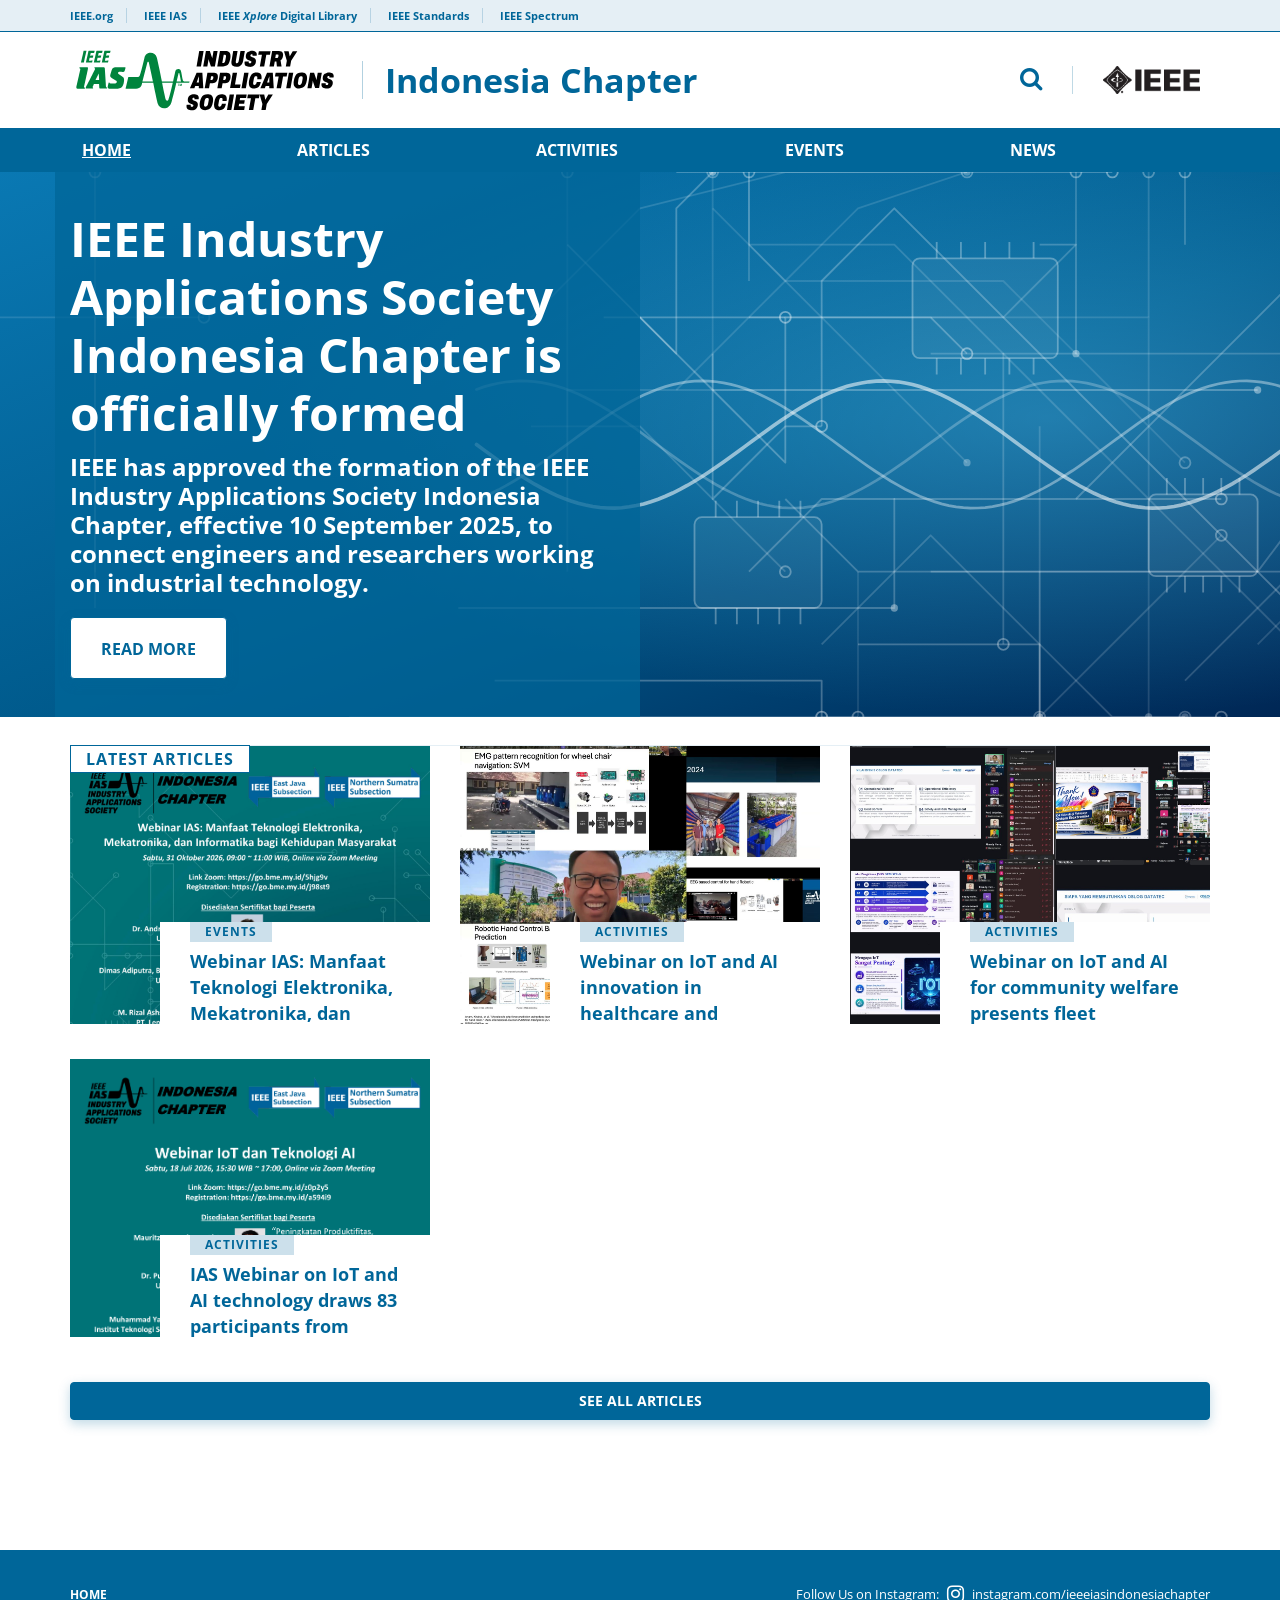
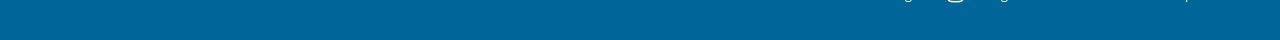
<file: index.html>
<!DOCTYPE html>
<html lang="en">
<head>
    <meta charset="utf-8">
    <meta name="viewport" content="width=device-width, initial-scale=1">
    <title>IEEE IAS Indonesia Chapter</title>
    <link rel="icon" href="/images/favicon.png">
    <link rel="stylesheet" href="https://fonts.googleapis.com/css?family=Open+Sans+Condensed:300,700|Open+Sans:400,700">
    <link rel="stylesheet" href="/css/libs/bootstrap.min.css">
    <link rel="stylesheet" href="/css/libs/font-awesome.min.css">
    <link rel="stylesheet" href="/css/styles.css">
    <link rel="stylesheet" href="/css/app.css">
</head>
<body class="home">
<div id="page" class="site">
    <a class="skip-link screen-reader-text" href="#content">Skip to content</a>

    <header id="header" class="site-header" role="banner">
        <div id="meta-nav" class="hidden-xs">
            <div class="container">
                <div class="row">
                    <div class="col-xs-12">
                        <ul id="meta">
                            <li><a href="https://www.ieee.org/" target="_blank" rel="noopener">IEEE.org</a></li>
                            <li><a href="https://www.ieee-ias.org/" target="_blank" rel="noopener">IEEE IAS</a></li>
                            <li><a href="https://ieeexplore.ieee.org/" target="_blank" rel="noopener">IEEE <em>Xplore</em> Digital Library</a></li>
                            <li><a href="https://standards.ieee.org/" target="_blank" rel="noopener">IEEE Standards</a></li>
                            <li><a href="https://spectrum.ieee.org/" target="_blank" rel="noopener">IEEE Spectrum</a></li>
                        </ul>
                    </div>
                </div>
            </div>
        </div>
        <div class="container">
            <div class="row" id="logo-search">
                <div id="mobile-menu" class="col-sm-2 col-xs-2 visible-sm visible-xs">
                    <button type="button"><i class="fa fa-bars" aria-hidden="true"></i> <span>MENU</span></button>
                </div>
                <div class="col-lg-7 col-md-7 col-sm-8 col-xs-8" id="logo">
                    <a href="/" class="site-logo" title="IEEE IAS Indonesia Chapter">
                        <img src="/images/ieee-ias-logo.svg" alt="IEEE Industry Applications Society" width="270" height="75">
                        <h1>Indonesia Chapter</h1>
                    </a>
                </div>
                <div class="col-lg-5 col-md-5 col-sm-5 col-xs-12 text-right hidden-sm hidden-xs" id="search">
                    <div class="row search-block">
                        <div class="col-lg-8 col-md-8 col-sm-8 col-xs-12 search-form-block">
                            <form role="search" method="get" class="search-form" action="/articles">
    <div class="form-group">
        <label for="search-form" class="screen-reader-text">Search</label>
        <input type="search" id="search-form" class="search-field form-control" placeholder="Search IEEE IAS Indonesia Chapter" value="" name="q" maxlength="100">
    </div>
    <button type="submit" class="btn btn-default" aria-label="Search"><i class="fa fa-search" aria-hidden="true"></i></button>
</form>
                            <button type="button" id="toggle-search" class="hidden-sm hidden-xs" aria-label="Search"><i class="fa fa-search" aria-hidden="true"></i></button>
                        </div>
                        <div class="col-lg-4 col-md-4 col-sm-4 col-xs-12 logo-ieee-block">
                            <a href="https://www.ieee.org/" target="_blank" rel="noopener" id="logo-ieee"><img src="/images/logo-ieee.png" alt="IEEE"></a>
                        </div>
                    </div>
                </div>
                <div id="mobile-search" class="col-sm-2 col-xs-2 visible-sm visible-xs text-right">
                    <button type="button" class="toggle-search"><span>SEARCH</span> <i class="fa fa-search" aria-hidden="true"></i></button>
                </div>
            </div>
        </div>

        <div id="main-nav" class="hidden-sm hidden-xs">
            <div class="container">
                <div class="row">
                    <div class="col-xs-12" role="navigation">
                        <button type="button" class="close-menu visible-sm visible-xs" aria-label="Close menu"><i class="fa fa-times" aria-hidden="true"></i></button>
                        <ul id="nav">
<li class="current-menu-item"><a href="/">Home</a></li>
<li class=""><a href="/articles">Articles</a></li>
<li class=""><a href="/articles?category=activities">Activities</a></li>
<li class=""><a href="/articles?category=events">Events</a></li>
<li class=""><a href="/articles?category=news">News</a></li>
</ul>
                        <a href="https://www.ieee.org/" target="_blank" rel="noopener" class="ieee-logo visible-sm visible-xs"><img src="/images/logo-ieee.png" alt="IEEE"></a>
                    </div>
                </div>
            </div>
        </div>
    </header>

    <div id="content" class="site-content">
<div class="container-fluid full-width">
            <div class="slideshow-container">
                <div class="slideshow">
                    <div class="slide white no-image">
                        <div class="container">
                            <div class="row">
                                <div class="col-lg-6 col-md-6 col-sm-12 content overlay">
                                    <div class="inner-content">
                                        <h1>IEEE Industry Applications Society Indonesia Chapter is officially formed</h1>
                                        <h2>IEEE has approved the formation of the IEEE Industry Applications Society Indonesia Chapter, effective 10 September 2025, to connect engineers and researchers working on industrial technology.</h2>
                                        <a class="btn btn-primary" href="/articles/ieee-industry-applications-society-indonesia-chapter-is-officially-formed">Read more</a>
                                    </div>
                                </div>
                                <div class="col-lg-6 col-md-6 col-sm-12"></div>
                            </div>
                        </div>
                    </div>
                </div>
            </div>
        </div>
    <div class="container home-articles">
        <div class="posts">
            <h3 class="boxed tiled"><span>Latest Articles</span></h3>
            <ul class="tiled row tiled-3">
<li class="col-lg-4 col-md-4 col-sm-6 col-xs-12" data-category="events" data-title="webinar ias: manfaat teknologi elektronika, mekatronika, dan informatika bagi kehidupan masyarakat">
    <div class="featured-image "  style="background-image: url('/storage/articles/3cc81bf6c3d24a2d.jpg');" >
        <div class="title">
            <ul class="tags"><li><a href="/articles?category=events">Events</a></li></ul>
            <h4><a href="/articles/webinar-ias-manfaat-teknologi-elektronika-mekatronika-dan-informatika-bagi-kehidupan-masyarakat">Webinar IAS: Manfaat Teknologi Elektronika, Mekatronika, dan Informatika bagi Kehidupan Masyarakat</a></h4>
        </div>
    </div>
</li>
<li class="col-lg-4 col-md-4 col-sm-6 col-xs-12" data-category="activities" data-title="webinar on iot and ai innovation in healthcare and aquaculture draws 70 participants">
    <div class="featured-image "  style="background-image: url('/storage/articles/body/oU8Y1L9K1sLsmGsKfRhuaqbbG3AzPofhyRV7le2p.jpg');" >
        <div class="title">
            <ul class="tags"><li><a href="/articles?category=activities">Activities</a></li></ul>
            <h4><a href="/articles/webinar-on-iot-and-ai-innovation-in-healthcare-and-aquaculture-draws-70-participants">Webinar on IoT and AI innovation in healthcare and aquaculture draws 70 participants</a></h4>
        </div>
    </div>
</li>
<li class="col-lg-4 col-md-4 col-sm-6 col-xs-12" data-category="activities" data-title="webinar on iot and ai for community welfare presents fleet management, rural energy and iot training">
    <div class="featured-image "  style="background-image: url('/storage/articles/body/t5Ai8j1ZfBZRXzlHwMdnBaN03EfQEJKWQwNqPQLS.jpg');" >
        <div class="title">
            <ul class="tags"><li><a href="/articles?category=activities">Activities</a></li></ul>
            <h4><a href="/articles/webinar-on-iot-and-ai-for-community-welfare-presents-fleet-management-rural-energy-and-iot-training">Webinar on IoT and AI for community welfare presents fleet management, rural energy and IoT training</a></h4>
        </div>
    </div>
</li>
<li class="col-lg-4 col-md-4 col-sm-6 col-xs-12" data-category="activities" data-title="ias webinar on iot and ai technology draws  83 participants from accross the country">
    <div class="featured-image "  style="background-image: url('/storage/articles/8z7F8WI3GtOcHldXbLeb7r6RXYXLk5loQPeNvYOB.png');" >
        <div class="title">
            <ul class="tags"><li><a href="/articles?category=activities">Activities</a></li></ul>
            <h4><a href="/articles/ias-webinar-on-iot-and-ai-technology-draws-83-participants-from-accross-the-country">IAS Webinar on IoT and AI technology draws  83 participants from accross the country</a></h4>
        </div>
    </div>
</li>
            </ul>
        </div>
        <a href="/articles" class="btn btn-primary btn-block more">See All Articles</a>
    </div>
    </div>

    <footer id="colophon" class="site-footer">
        <div class="container">
            <div class="row">
                <div class="col-xs-12 footer-bar">
                    <ul id="menu-footer-navigation" class="menu">
                        <li><a href="/">Home</a></li>
                                                                        </ul>
                    <div id="social-links">
                        <a href="https://www.instagram.com/ieeeiasindonesiachapter" target="_blank" rel="noopener"><span>Follow Us on Instagram:</span><i class="fa fa-instagram" aria-hidden="true"></i><span>instagram.com/ieeeiasindonesiachapter</span></a>
                    </div>
                </div>
            </div>
        </div>
    </footer>
</div>
<script src="/js/site.js"></script>
</body>
</html>
</file>
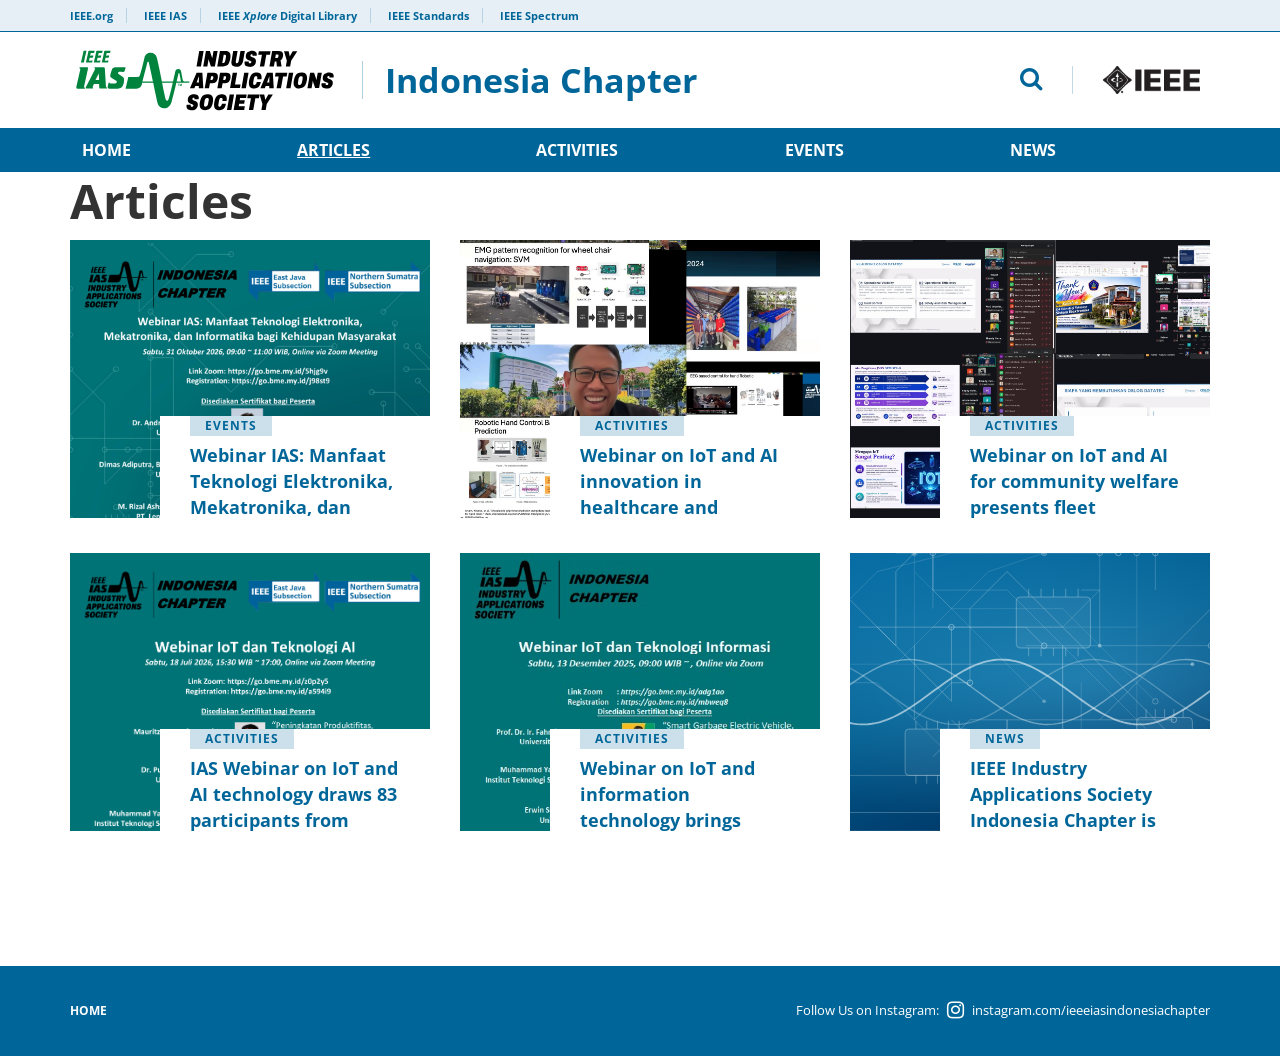
<file: articles/index.html>
<!DOCTYPE html>
<html lang="en">
<head>
    <meta charset="utf-8">
    <meta name="viewport" content="width=device-width, initial-scale=1">
    <title>Articles – IEEE IAS Indonesia Chapter</title>
    <link rel="icon" href="/images/favicon.png">
    <link rel="stylesheet" href="https://fonts.googleapis.com/css?family=Open+Sans+Condensed:300,700|Open+Sans:400,700">
    <link rel="stylesheet" href="/css/libs/bootstrap.min.css">
    <link rel="stylesheet" href="/css/libs/font-awesome.min.css">
    <link rel="stylesheet" href="/css/styles.css">
    <link rel="stylesheet" href="/css/app.css">
</head>
<body class="">
<div id="page" class="site">
    <a class="skip-link screen-reader-text" href="#content">Skip to content</a>

    <header id="header" class="site-header" role="banner">
        <div id="meta-nav" class="hidden-xs">
            <div class="container">
                <div class="row">
                    <div class="col-xs-12">
                        <ul id="meta">
                            <li><a href="https://www.ieee.org/" target="_blank" rel="noopener">IEEE.org</a></li>
                            <li><a href="https://www.ieee-ias.org/" target="_blank" rel="noopener">IEEE IAS</a></li>
                            <li><a href="https://ieeexplore.ieee.org/" target="_blank" rel="noopener">IEEE <em>Xplore</em> Digital Library</a></li>
                            <li><a href="https://standards.ieee.org/" target="_blank" rel="noopener">IEEE Standards</a></li>
                            <li><a href="https://spectrum.ieee.org/" target="_blank" rel="noopener">IEEE Spectrum</a></li>
                        </ul>
                    </div>
                </div>
            </div>
        </div>
        <div class="container">
            <div class="row" id="logo-search">
                <div id="mobile-menu" class="col-sm-2 col-xs-2 visible-sm visible-xs">
                    <button type="button"><i class="fa fa-bars" aria-hidden="true"></i> <span>MENU</span></button>
                </div>
                <div class="col-lg-7 col-md-7 col-sm-8 col-xs-8" id="logo">
                    <a href="/" class="site-logo" title="IEEE IAS Indonesia Chapter">
                        <img src="/images/ieee-ias-logo.svg" alt="IEEE Industry Applications Society" width="270" height="75">
                        <h1>Indonesia Chapter</h1>
                    </a>
                </div>
                <div class="col-lg-5 col-md-5 col-sm-5 col-xs-12 text-right hidden-sm hidden-xs" id="search">
                    <div class="row search-block">
                        <div class="col-lg-8 col-md-8 col-sm-8 col-xs-12 search-form-block">
                            <form role="search" method="get" class="search-form" action="/articles">
    <div class="form-group">
        <label for="search-form" class="screen-reader-text">Search</label>
        <input type="search" id="search-form" class="search-field form-control" placeholder="Search IEEE IAS Indonesia Chapter" value="" name="q" maxlength="100">
    </div>
    <button type="submit" class="btn btn-default" aria-label="Search"><i class="fa fa-search" aria-hidden="true"></i></button>
</form>
                            <button type="button" id="toggle-search" class="hidden-sm hidden-xs" aria-label="Search"><i class="fa fa-search" aria-hidden="true"></i></button>
                        </div>
                        <div class="col-lg-4 col-md-4 col-sm-4 col-xs-12 logo-ieee-block">
                            <a href="https://www.ieee.org/" target="_blank" rel="noopener" id="logo-ieee"><img src="/images/logo-ieee.png" alt="IEEE"></a>
                        </div>
                    </div>
                </div>
                <div id="mobile-search" class="col-sm-2 col-xs-2 visible-sm visible-xs text-right">
                    <button type="button" class="toggle-search"><span>SEARCH</span> <i class="fa fa-search" aria-hidden="true"></i></button>
                </div>
            </div>
        </div>

        <div id="main-nav" class="hidden-sm hidden-xs">
            <div class="container">
                <div class="row">
                    <div class="col-xs-12" role="navigation">
                        <button type="button" class="close-menu visible-sm visible-xs" aria-label="Close menu"><i class="fa fa-times" aria-hidden="true"></i></button>
                        <ul id="nav">
<li class=""><a href="/">Home</a></li>
<li class="current-menu-item"><a href="/articles">Articles</a></li>
<li class=""><a href="/articles?category=activities">Activities</a></li>
<li class=""><a href="/articles?category=events">Events</a></li>
<li class=""><a href="/articles?category=news">News</a></li>
</ul>
                        <a href="https://www.ieee.org/" target="_blank" rel="noopener" class="ieee-logo visible-sm visible-xs"><img src="/images/logo-ieee.png" alt="IEEE"></a>
                    </div>
                </div>
            </div>
        </div>
    </header>

    <div id="content" class="site-content">
<div class="container">
        <header class="article-header">
            <h1 class="page-title" id="list-title">Articles</h1>
        </header>
        <div class="posts">
            <ul class="tiled row tiled-3" id="article-list">
<li class="col-lg-4 col-md-4 col-sm-6 col-xs-12" data-category="events" data-title="webinar ias: manfaat teknologi elektronika, mekatronika, dan informatika bagi kehidupan masyarakat">
    <div class="featured-image "  style="background-image: url('/storage/articles/3cc81bf6c3d24a2d.jpg');" >
        <div class="title">
            <ul class="tags"><li><a href="/articles?category=events">Events</a></li></ul>
            <h4><a href="/articles/webinar-ias-manfaat-teknologi-elektronika-mekatronika-dan-informatika-bagi-kehidupan-masyarakat">Webinar IAS: Manfaat Teknologi Elektronika, Mekatronika, dan Informatika bagi Kehidupan Masyarakat</a></h4>
        </div>
    </div>
</li>
<li class="col-lg-4 col-md-4 col-sm-6 col-xs-12" data-category="activities" data-title="webinar on iot and ai innovation in healthcare and aquaculture draws 70 participants">
    <div class="featured-image "  style="background-image: url('/storage/articles/body/oU8Y1L9K1sLsmGsKfRhuaqbbG3AzPofhyRV7le2p.jpg');" >
        <div class="title">
            <ul class="tags"><li><a href="/articles?category=activities">Activities</a></li></ul>
            <h4><a href="/articles/webinar-on-iot-and-ai-innovation-in-healthcare-and-aquaculture-draws-70-participants">Webinar on IoT and AI innovation in healthcare and aquaculture draws 70 participants</a></h4>
        </div>
    </div>
</li>
<li class="col-lg-4 col-md-4 col-sm-6 col-xs-12" data-category="activities" data-title="webinar on iot and ai for community welfare presents fleet management, rural energy and iot training">
    <div class="featured-image "  style="background-image: url('/storage/articles/body/t5Ai8j1ZfBZRXzlHwMdnBaN03EfQEJKWQwNqPQLS.jpg');" >
        <div class="title">
            <ul class="tags"><li><a href="/articles?category=activities">Activities</a></li></ul>
            <h4><a href="/articles/webinar-on-iot-and-ai-for-community-welfare-presents-fleet-management-rural-energy-and-iot-training">Webinar on IoT and AI for community welfare presents fleet management, rural energy and IoT training</a></h4>
        </div>
    </div>
</li>
<li class="col-lg-4 col-md-4 col-sm-6 col-xs-12" data-category="activities" data-title="ias webinar on iot and ai technology draws  83 participants from accross the country">
    <div class="featured-image "  style="background-image: url('/storage/articles/8z7F8WI3GtOcHldXbLeb7r6RXYXLk5loQPeNvYOB.png');" >
        <div class="title">
            <ul class="tags"><li><a href="/articles?category=activities">Activities</a></li></ul>
            <h4><a href="/articles/ias-webinar-on-iot-and-ai-technology-draws-83-participants-from-accross-the-country">IAS Webinar on IoT and AI technology draws  83 participants from accross the country</a></h4>
        </div>
    </div>
</li>
<li class="col-lg-4 col-md-4 col-sm-6 col-xs-12" data-category="activities" data-title="webinar on iot and information technology brings together four speakers and student participants">
    <div class="featured-image "  style="background-image: url('/storage/articles/nG9HdYK6CgyC2xSdtb9CD3LmGcfbxZjiJRNbCG1Q.jpg');" >
        <div class="title">
            <ul class="tags"><li><a href="/articles?category=activities">Activities</a></li></ul>
            <h4><a href="/articles/webinar-on-iot-and-information-technology-brings-together-four-speakers-and-student-participants">Webinar on IoT and information technology brings together four speakers and student participants</a></h4>
        </div>
    </div>
</li>
<li class="col-lg-4 col-md-4 col-sm-6 col-xs-12" data-category="news" data-title="ieee industry applications society indonesia chapter is officially formed">
    <div class="featured-image no-image" >
        <div class="title">
            <ul class="tags"><li><a href="/articles?category=news">News</a></li></ul>
            <h4><a href="/articles/ieee-industry-applications-society-indonesia-chapter-is-officially-formed">IEEE Industry Applications Society Indonesia Chapter is officially formed</a></h4>
        </div>
    </div>
</li>
            </ul>
            <p id="no-results" style="display:none">No articles found.</p>
        </div>
    </div>
    <script>
    (function () {
        var p = new URLSearchParams(location.search), cat = p.get("category"), q = (p.get("q") || "").toLowerCase().trim();
        var names = {"activities": "Activities", "events": "Events", "news": "News"}, shown = 0;
        document.querySelectorAll("#article-list > li").forEach(function (li) {
            var ok = (!cat || li.dataset.category === cat) && (!q || li.dataset.title.indexOf(q) !== -1);
            li.style.display = ok ? "" : "none"; if (ok) shown++;
        });
        if (!shown) document.getElementById("no-results").style.display = "";
        var t = document.getElementById("list-title");
        if (cat && names[cat]) t.textContent = names[cat];
        if (q) t.textContent = 'Search: "' + p.get("q") + '"';
        document.querySelectorAll("#nav li").forEach(function (li) {
            var a = li.querySelector("a"), href = a.getAttribute("href");
            li.className = (href === "/articles" + (cat ? "?category=" + cat : "")) ? "current-menu-item" : "";
        });
        var s = document.getElementById("search-form"); if (s && q) s.value = p.get("q");
    })();
    </script>
    </div>

    <footer id="colophon" class="site-footer">
        <div class="container">
            <div class="row">
                <div class="col-xs-12 footer-bar">
                    <ul id="menu-footer-navigation" class="menu">
                        <li><a href="/">Home</a></li>
                                                                        </ul>
                    <div id="social-links">
                        <a href="https://www.instagram.com/ieeeiasindonesiachapter" target="_blank" rel="noopener"><span>Follow Us on Instagram:</span><i class="fa fa-instagram" aria-hidden="true"></i><span>instagram.com/ieeeiasindonesiachapter</span></a>
                    </div>
                </div>
            </div>
        </div>
    </footer>
</div>
<script src="/js/site.js"></script>
</body>
</html>
</file>
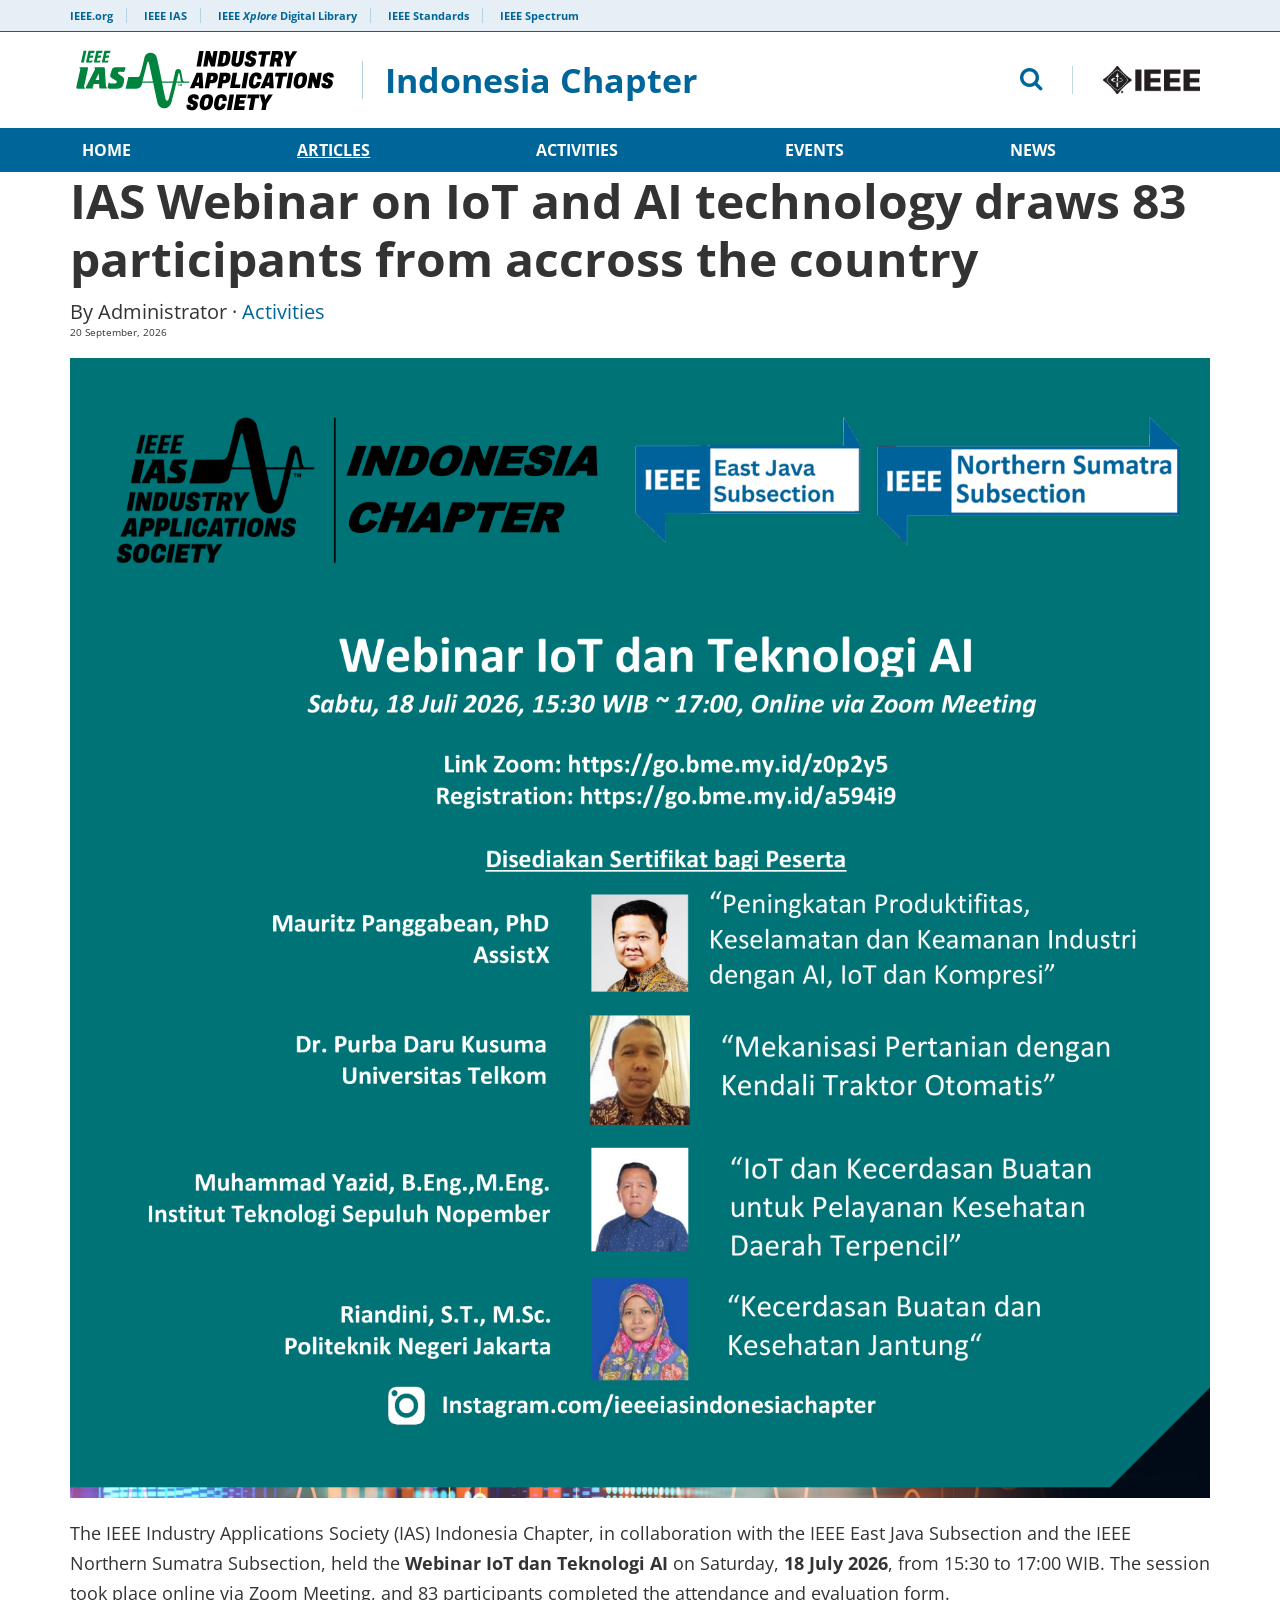
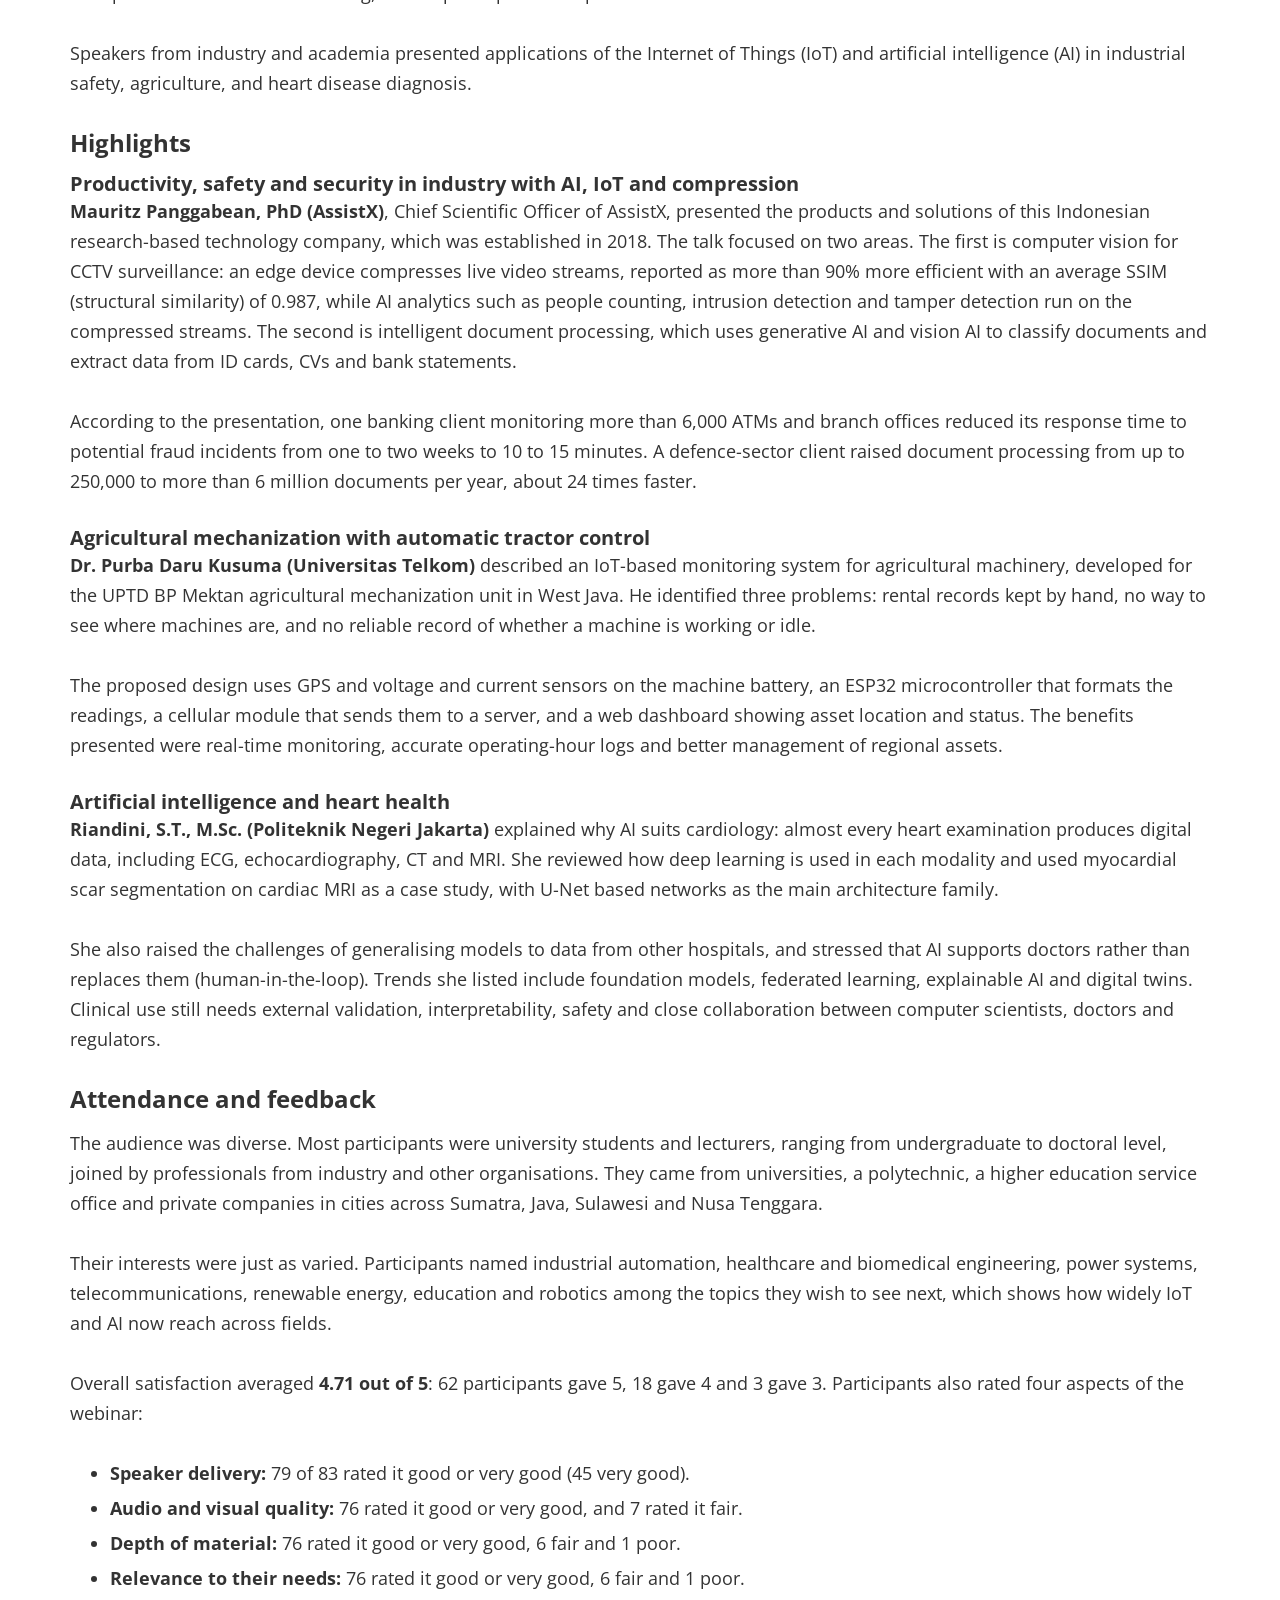
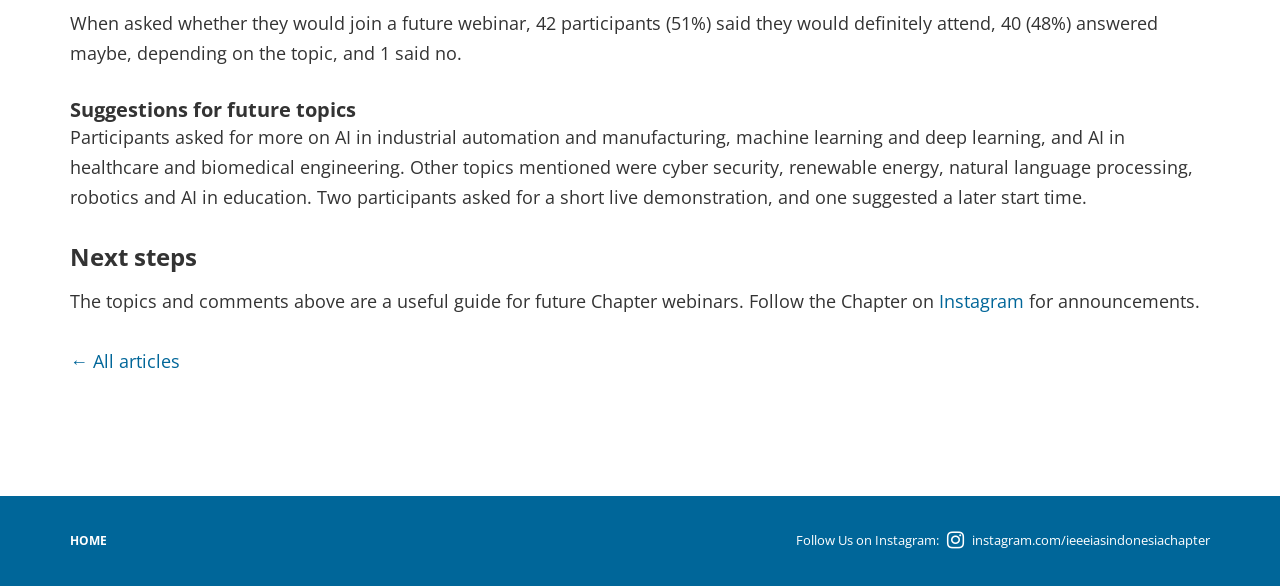
<file: articles/ias-webinar-on-iot-and-ai-technology-draws-83-participants-from-accross-the-country/index.html>
<!DOCTYPE html>
<html lang="en">
<head>
    <meta charset="utf-8">
    <meta name="viewport" content="width=device-width, initial-scale=1">
    <title>IAS Webinar on IoT and AI technology draws  83 participants from accross the country – IEEE IAS Indonesia Chapter</title>
    <link rel="icon" href="/images/favicon.png">
    <link rel="stylesheet" href="https://fonts.googleapis.com/css?family=Open+Sans+Condensed:300,700|Open+Sans:400,700">
    <link rel="stylesheet" href="/css/libs/bootstrap.min.css">
    <link rel="stylesheet" href="/css/libs/font-awesome.min.css">
    <link rel="stylesheet" href="/css/styles.css">
    <link rel="stylesheet" href="/css/app.css">
</head>
<body class="single">
<div id="page" class="site">
    <a class="skip-link screen-reader-text" href="#content">Skip to content</a>

    <header id="header" class="site-header" role="banner">
        <div id="meta-nav" class="hidden-xs">
            <div class="container">
                <div class="row">
                    <div class="col-xs-12">
                        <ul id="meta">
                            <li><a href="https://www.ieee.org/" target="_blank" rel="noopener">IEEE.org</a></li>
                            <li><a href="https://www.ieee-ias.org/" target="_blank" rel="noopener">IEEE IAS</a></li>
                            <li><a href="https://ieeexplore.ieee.org/" target="_blank" rel="noopener">IEEE <em>Xplore</em> Digital Library</a></li>
                            <li><a href="https://standards.ieee.org/" target="_blank" rel="noopener">IEEE Standards</a></li>
                            <li><a href="https://spectrum.ieee.org/" target="_blank" rel="noopener">IEEE Spectrum</a></li>
                        </ul>
                    </div>
                </div>
            </div>
        </div>
        <div class="container">
            <div class="row" id="logo-search">
                <div id="mobile-menu" class="col-sm-2 col-xs-2 visible-sm visible-xs">
                    <button type="button"><i class="fa fa-bars" aria-hidden="true"></i> <span>MENU</span></button>
                </div>
                <div class="col-lg-7 col-md-7 col-sm-8 col-xs-8" id="logo">
                    <a href="/" class="site-logo" title="IEEE IAS Indonesia Chapter">
                        <img src="/images/ieee-ias-logo.svg" alt="IEEE Industry Applications Society" width="270" height="75">
                        <h1>Indonesia Chapter</h1>
                    </a>
                </div>
                <div class="col-lg-5 col-md-5 col-sm-5 col-xs-12 text-right hidden-sm hidden-xs" id="search">
                    <div class="row search-block">
                        <div class="col-lg-8 col-md-8 col-sm-8 col-xs-12 search-form-block">
                            <form role="search" method="get" class="search-form" action="/articles">
    <div class="form-group">
        <label for="search-form" class="screen-reader-text">Search</label>
        <input type="search" id="search-form" class="search-field form-control" placeholder="Search IEEE IAS Indonesia Chapter" value="" name="q" maxlength="100">
    </div>
    <button type="submit" class="btn btn-default" aria-label="Search"><i class="fa fa-search" aria-hidden="true"></i></button>
</form>
                            <button type="button" id="toggle-search" class="hidden-sm hidden-xs" aria-label="Search"><i class="fa fa-search" aria-hidden="true"></i></button>
                        </div>
                        <div class="col-lg-4 col-md-4 col-sm-4 col-xs-12 logo-ieee-block">
                            <a href="https://www.ieee.org/" target="_blank" rel="noopener" id="logo-ieee"><img src="/images/logo-ieee.png" alt="IEEE"></a>
                        </div>
                    </div>
                </div>
                <div id="mobile-search" class="col-sm-2 col-xs-2 visible-sm visible-xs text-right">
                    <button type="button" class="toggle-search"><span>SEARCH</span> <i class="fa fa-search" aria-hidden="true"></i></button>
                </div>
            </div>
        </div>

        <div id="main-nav" class="hidden-sm hidden-xs">
            <div class="container">
                <div class="row">
                    <div class="col-xs-12" role="navigation">
                        <button type="button" class="close-menu visible-sm visible-xs" aria-label="Close menu"><i class="fa fa-times" aria-hidden="true"></i></button>
                        <ul id="nav">
<li class=""><a href="/">Home</a></li>
<li class="current-menu-item"><a href="/articles">Articles</a></li>
<li class=""><a href="/articles?category=activities">Activities</a></li>
<li class=""><a href="/articles?category=events">Events</a></li>
<li class=""><a href="/articles?category=news">News</a></li>
</ul>
                        <a href="https://www.ieee.org/" target="_blank" rel="noopener" class="ieee-logo visible-sm visible-xs"><img src="/images/logo-ieee.png" alt="IEEE"></a>
                    </div>
                </div>
            </div>
        </div>
    </header>

    <div id="content" class="site-content">
<div class="container">
        <div class="row">
            <div class="col-lg-12">
                <article class="post" itemscope itemtype="https://schema.org/BlogPosting">
                    <div class="entry-content">
                        <header class="article-header">
                            <h1 class="page-title" itemprop="headline">IAS Webinar on IoT and AI technology draws  83 participants from accross the country</h1>
                            <div class="author">By Administrator · <a href="/articles?category=activities">Activities</a></div>
                            <div class="date">20 September, 2026</div>
                        </header>
                        <img class="img-responsive article-image" src="/storage/articles/8z7F8WI3GtOcHldXbLeb7r6RXYXLk5loQPeNvYOB.png" alt="IAS Webinar on IoT and AI technology draws  83 participants from accross the country">
                        <section class="post-content clearfix" style="margin-top: 20px;">
                            <p>The IEEE Industry Applications Society (IAS) Indonesia Chapter, in collaboration with the IEEE East Java Subsection and the IEEE Northern Sumatra Subsection, held the <strong>Webinar IoT dan Teknologi AI</strong> on Saturday, <strong>18 July 2026</strong>, from 15:30 to 17:00 WIB. The session took place online via Zoom Meeting, and 83 participants completed the attendance and evaluation form.</p>
<p>Speakers from industry and academia presented applications of the Internet of Things (IoT) and artificial intelligence (AI) in industrial safety, agriculture, and heart disease diagnosis.</p>
<h2>Highlights</h2>
<h3>Productivity, safety and security in industry with AI, IoT and compression</h3>
<p><strong>Mauritz Panggabean, PhD (AssistX)</strong>, Chief Scientific Officer of AssistX, presented the products and solutions of this Indonesian research-based technology company, which was established in 2018. The talk focused on two areas. The first is computer vision for CCTV surveillance: an edge device compresses live video streams, reported as more than 90% more efficient with an average SSIM (structural similarity) of 0.987, while AI analytics such as people counting, intrusion detection and tamper detection run on the compressed streams. The second is intelligent document processing, which uses generative AI and vision AI to classify documents and extract data from ID cards, CVs and bank statements.</p>
<p>According to the presentation, one banking client monitoring more than 6,000 ATMs and branch offices reduced its response time to potential fraud incidents from one to two weeks to 10 to 15 minutes. A defence-sector client raised document processing from up to 250,000 to more than 6 million documents per year, about 24 times faster.</p>
<h3>Agricultural mechanization with automatic tractor control</h3>
<p><strong>Dr. Purba Daru Kusuma (Universitas Telkom)</strong> described an IoT-based monitoring system for agricultural machinery, developed for the UPTD BP Mektan agricultural mechanization unit in West Java. He identified three problems: rental records kept by hand, no way to see where machines are, and no reliable record of whether a machine is working or idle.</p>
<p>The proposed design uses GPS and voltage and current sensors on the machine battery, an ESP32 microcontroller that formats the readings, a cellular module that sends them to a server, and a web dashboard showing asset location and status. The benefits presented were real-time monitoring, accurate operating-hour logs and better management of regional assets.</p>
<h3>Artificial intelligence and heart health</h3>
<p><strong>Riandini, S.T., M.Sc. (Politeknik Negeri Jakarta)</strong> explained why AI suits cardiology: almost every heart examination produces digital data, including ECG, echocardiography, CT and MRI. She reviewed how deep learning is used in each modality and used myocardial scar segmentation on cardiac MRI as a case study, with U-Net based networks as the main architecture family.</p>
<p>She also raised the challenges of generalising models to data from other hospitals, and stressed that AI supports doctors rather than replaces them (human-in-the-loop). Trends she listed include foundation models, federated learning, explainable AI and digital twins. Clinical use still needs external validation, interpretability, safety and close collaboration between computer scientists, doctors and regulators.</p>
<h2>Attendance and feedback</h2>
<p>The audience was diverse. Most participants were university students and lecturers, ranging from undergraduate to doctoral level, joined by professionals from industry and other organisations. They came from universities, a polytechnic, a higher education service office and private companies in cities across Sumatra, Java, Sulawesi and Nusa Tenggara.</p>
<p>Their interests were just as varied. Participants named industrial automation, healthcare and biomedical engineering, power systems, telecommunications, renewable energy, education and robotics among the topics they wish to see next, which shows how widely IoT and AI now reach across fields.</p>
<p>Overall satisfaction averaged <strong>4.71 out of 5</strong>: 62 participants gave 5, 18 gave 4 and 3 gave 3. Participants also rated four aspects of the webinar:</p>
<ul>
<li><strong>Speaker delivery:</strong> 79 of 83 rated it good or very good (45 very good).</li>
<li><strong>Audio and visual quality:</strong> 76 rated it good or very good, and 7 rated it fair.</li>
<li><strong>Depth of material:</strong> 76 rated it good or very good, 6 fair and 1 poor.</li>
<li><strong>Relevance to their needs:</strong> 76 rated it good or very good, 6 fair and 1 poor.</li>
</ul>
<p>When asked whether they would join a future webinar, 42 participants (51%) said they would definitely attend, 40 (48%) answered maybe, depending on the topic, and 1 said no.</p>
<h3>Suggestions for future topics</h3>
<p>Participants asked for more on AI in industrial automation and manufacturing, machine learning and deep learning, and AI in healthcare and biomedical engineering. Other topics mentioned were cyber security, renewable energy, natural language processing, robotics and AI in education. Two participants asked for a short live demonstration, and one suggested a later start time.</p>
<h2>Next steps</h2>
<p>The topics and comments above are a useful guide for future Chapter webinars. Follow the Chapter on <a href="https://instagram.com/ieeeiasindonesiachapter">Instagram</a> for announcements.</p>
                        </section>
                        <p><a href="/articles">&larr; All articles</a></p>
                    </div>
                </article>
            </div>
        </div>
    </div>
    </div>

    <footer id="colophon" class="site-footer">
        <div class="container">
            <div class="row">
                <div class="col-xs-12 footer-bar">
                    <ul id="menu-footer-navigation" class="menu">
                        <li><a href="/">Home</a></li>
                                                                        </ul>
                    <div id="social-links">
                        <a href="https://www.instagram.com/ieeeiasindonesiachapter" target="_blank" rel="noopener"><span>Follow Us on Instagram:</span><i class="fa fa-instagram" aria-hidden="true"></i><span>instagram.com/ieeeiasindonesiachapter</span></a>
                    </div>
                </div>
            </div>
        </div>
    </footer>
</div>
<script src="/js/site.js"></script>
</body>
</html>
</file>
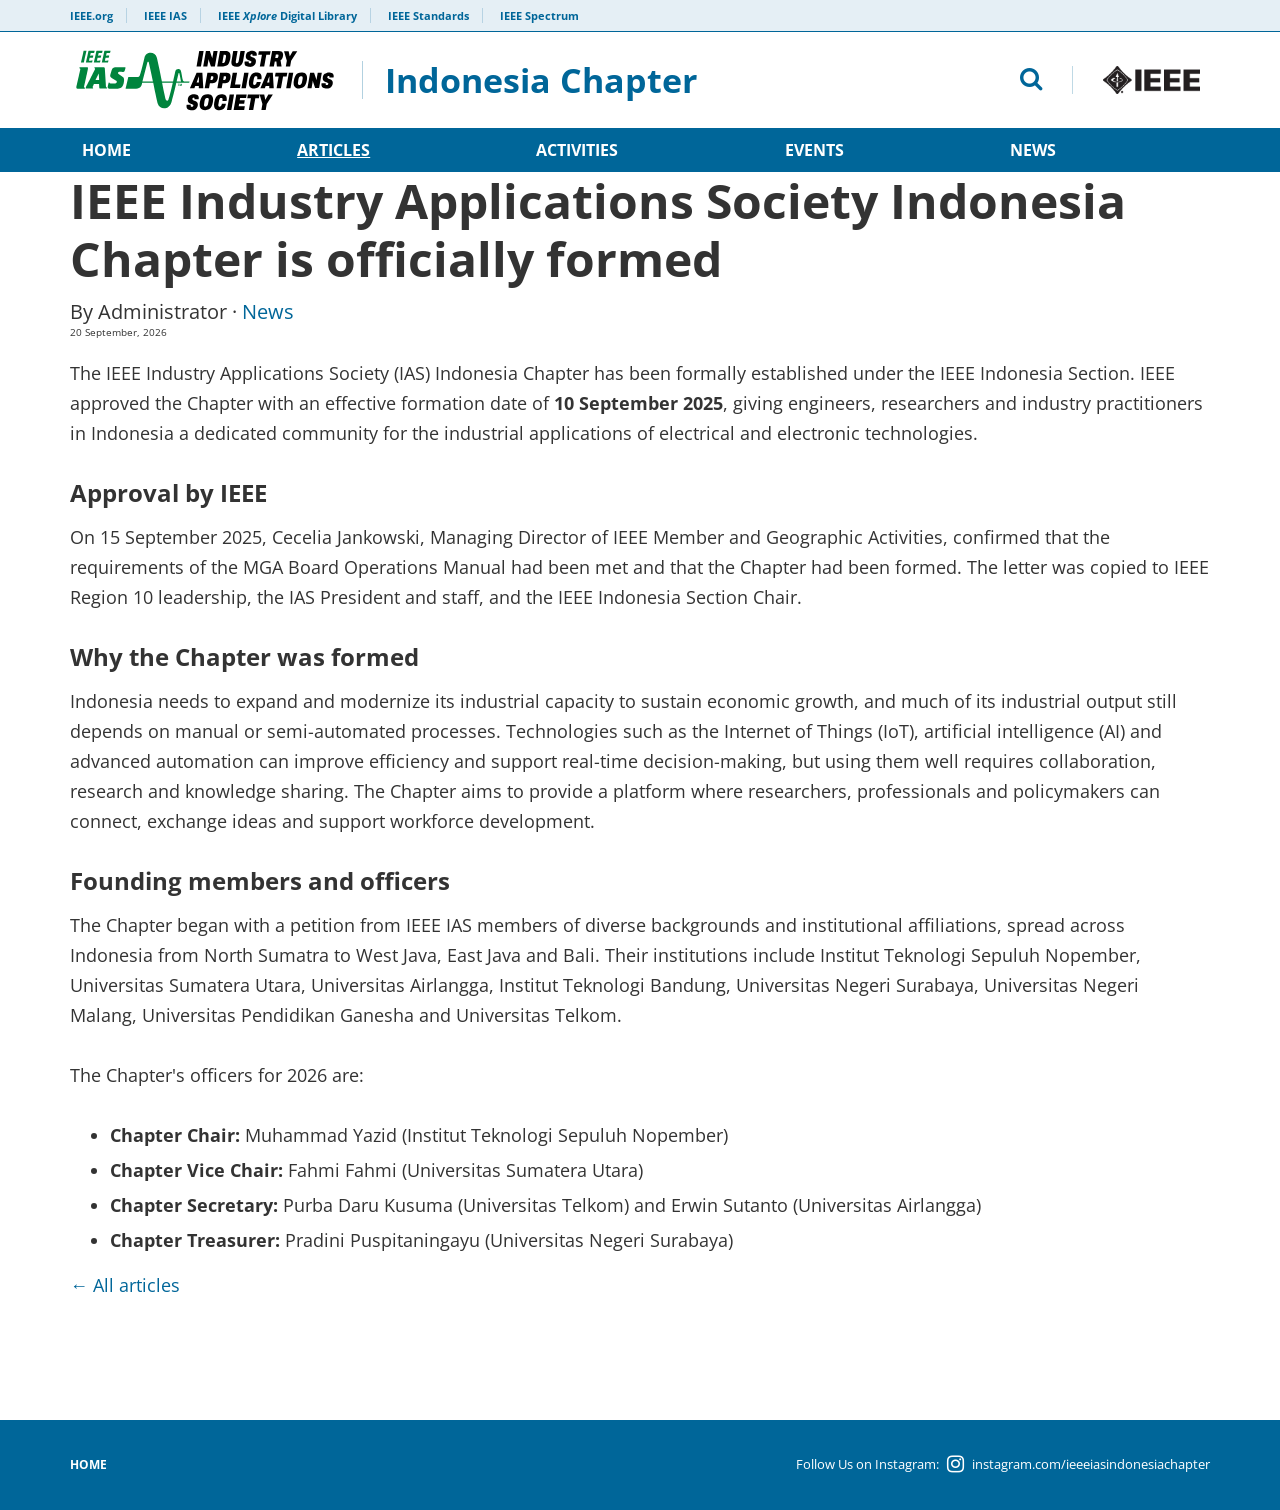
<file: articles/ieee-industry-applications-society-indonesia-chapter-is-officially-formed/index.html>
<!DOCTYPE html>
<html lang="en">
<head>
    <meta charset="utf-8">
    <meta name="viewport" content="width=device-width, initial-scale=1">
    <title>IEEE Industry Applications Society Indonesia Chapter is officially formed – IEEE IAS Indonesia Chapter</title>
    <link rel="icon" href="/images/favicon.png">
    <link rel="stylesheet" href="https://fonts.googleapis.com/css?family=Open+Sans+Condensed:300,700|Open+Sans:400,700">
    <link rel="stylesheet" href="/css/libs/bootstrap.min.css">
    <link rel="stylesheet" href="/css/libs/font-awesome.min.css">
    <link rel="stylesheet" href="/css/styles.css">
    <link rel="stylesheet" href="/css/app.css">
</head>
<body class="single">
<div id="page" class="site">
    <a class="skip-link screen-reader-text" href="#content">Skip to content</a>

    <header id="header" class="site-header" role="banner">
        <div id="meta-nav" class="hidden-xs">
            <div class="container">
                <div class="row">
                    <div class="col-xs-12">
                        <ul id="meta">
                            <li><a href="https://www.ieee.org/" target="_blank" rel="noopener">IEEE.org</a></li>
                            <li><a href="https://www.ieee-ias.org/" target="_blank" rel="noopener">IEEE IAS</a></li>
                            <li><a href="https://ieeexplore.ieee.org/" target="_blank" rel="noopener">IEEE <em>Xplore</em> Digital Library</a></li>
                            <li><a href="https://standards.ieee.org/" target="_blank" rel="noopener">IEEE Standards</a></li>
                            <li><a href="https://spectrum.ieee.org/" target="_blank" rel="noopener">IEEE Spectrum</a></li>
                        </ul>
                    </div>
                </div>
            </div>
        </div>
        <div class="container">
            <div class="row" id="logo-search">
                <div id="mobile-menu" class="col-sm-2 col-xs-2 visible-sm visible-xs">
                    <button type="button"><i class="fa fa-bars" aria-hidden="true"></i> <span>MENU</span></button>
                </div>
                <div class="col-lg-7 col-md-7 col-sm-8 col-xs-8" id="logo">
                    <a href="/" class="site-logo" title="IEEE IAS Indonesia Chapter">
                        <img src="/images/ieee-ias-logo.svg" alt="IEEE Industry Applications Society" width="270" height="75">
                        <h1>Indonesia Chapter</h1>
                    </a>
                </div>
                <div class="col-lg-5 col-md-5 col-sm-5 col-xs-12 text-right hidden-sm hidden-xs" id="search">
                    <div class="row search-block">
                        <div class="col-lg-8 col-md-8 col-sm-8 col-xs-12 search-form-block">
                            <form role="search" method="get" class="search-form" action="/articles">
    <div class="form-group">
        <label for="search-form" class="screen-reader-text">Search</label>
        <input type="search" id="search-form" class="search-field form-control" placeholder="Search IEEE IAS Indonesia Chapter" value="" name="q" maxlength="100">
    </div>
    <button type="submit" class="btn btn-default" aria-label="Search"><i class="fa fa-search" aria-hidden="true"></i></button>
</form>
                            <button type="button" id="toggle-search" class="hidden-sm hidden-xs" aria-label="Search"><i class="fa fa-search" aria-hidden="true"></i></button>
                        </div>
                        <div class="col-lg-4 col-md-4 col-sm-4 col-xs-12 logo-ieee-block">
                            <a href="https://www.ieee.org/" target="_blank" rel="noopener" id="logo-ieee"><img src="/images/logo-ieee.png" alt="IEEE"></a>
                        </div>
                    </div>
                </div>
                <div id="mobile-search" class="col-sm-2 col-xs-2 visible-sm visible-xs text-right">
                    <button type="button" class="toggle-search"><span>SEARCH</span> <i class="fa fa-search" aria-hidden="true"></i></button>
                </div>
            </div>
        </div>

        <div id="main-nav" class="hidden-sm hidden-xs">
            <div class="container">
                <div class="row">
                    <div class="col-xs-12" role="navigation">
                        <button type="button" class="close-menu visible-sm visible-xs" aria-label="Close menu"><i class="fa fa-times" aria-hidden="true"></i></button>
                        <ul id="nav">
<li class=""><a href="/">Home</a></li>
<li class="current-menu-item"><a href="/articles">Articles</a></li>
<li class=""><a href="/articles?category=activities">Activities</a></li>
<li class=""><a href="/articles?category=events">Events</a></li>
<li class=""><a href="/articles?category=news">News</a></li>
</ul>
                        <a href="https://www.ieee.org/" target="_blank" rel="noopener" class="ieee-logo visible-sm visible-xs"><img src="/images/logo-ieee.png" alt="IEEE"></a>
                    </div>
                </div>
            </div>
        </div>
    </header>

    <div id="content" class="site-content">
<div class="container">
        <div class="row">
            <div class="col-lg-12">
                <article class="post" itemscope itemtype="https://schema.org/BlogPosting">
                    <div class="entry-content">
                        <header class="article-header">
                            <h1 class="page-title" itemprop="headline">IEEE Industry Applications Society Indonesia Chapter is officially formed</h1>
                            <div class="author">By Administrator · <a href="/articles?category=news">News</a></div>
                            <div class="date">20 September, 2026</div>
                        </header>
                        
                        <section class="post-content clearfix" style="margin-top: 20px;">
                            <p>The IEEE Industry Applications Society (IAS) Indonesia Chapter has been formally established under the IEEE Indonesia Section. IEEE approved the Chapter with an effective formation date of <strong>10 September 2025</strong>, giving engineers, researchers and industry practitioners in Indonesia a dedicated community for the industrial applications of electrical and electronic technologies.</p>
<h2>Approval by IEEE</h2>
<p>On 15 September 2025, Cecelia Jankowski, Managing Director of IEEE Member and Geographic Activities, confirmed that the requirements of the MGA Board Operations Manual had been met and that the Chapter had been formed. The letter was copied to IEEE Region 10 leadership, the IAS President and staff, and the IEEE Indonesia Section Chair.</p>
<h2>Why the Chapter was formed</h2>
<p>Indonesia needs to expand and modernize its industrial capacity to sustain economic growth, and much of its industrial output still depends on manual or semi-automated processes. Technologies such as the Internet of Things (IoT), artificial intelligence (AI) and advanced automation can improve efficiency and support real-time decision-making, but using them well requires collaboration, research and knowledge sharing. The Chapter aims to provide a platform where researchers, professionals and policymakers can connect, exchange ideas and support workforce development.</p>
<h2>Founding members and officers</h2>
<p>The Chapter began with a petition from IEEE IAS members of diverse backgrounds and institutional affiliations, spread across Indonesia from North Sumatra to West Java, East Java and Bali. Their institutions include Institut Teknologi Sepuluh Nopember, Universitas Sumatera Utara, Universitas Airlangga, Institut Teknologi Bandung, Universitas Negeri Surabaya, Universitas Negeri Malang, Universitas Pendidikan Ganesha and Universitas Telkom.</p>
<p>The Chapter's officers for 2026 are:</p>
<ul>
<li><strong>Chapter Chair:</strong> Muhammad Yazid (Institut Teknologi Sepuluh Nopember)</li>
<li><strong>Chapter Vice Chair:</strong> Fahmi Fahmi (Universitas Sumatera Utara)</li>
<li><strong>Chapter Secretary:</strong> Purba Daru Kusuma (Universitas Telkom) and Erwin Sutanto (Universitas Airlangga)</li>
<li><strong>Chapter Treasurer:</strong> Pradini Puspitaningayu (Universitas Negeri Surabaya)</li>
</ul>
                        </section>
                        <p><a href="/articles">&larr; All articles</a></p>
                    </div>
                </article>
            </div>
        </div>
    </div>
    </div>

    <footer id="colophon" class="site-footer">
        <div class="container">
            <div class="row">
                <div class="col-xs-12 footer-bar">
                    <ul id="menu-footer-navigation" class="menu">
                        <li><a href="/">Home</a></li>
                                                                        </ul>
                    <div id="social-links">
                        <a href="https://www.instagram.com/ieeeiasindonesiachapter" target="_blank" rel="noopener"><span>Follow Us on Instagram:</span><i class="fa fa-instagram" aria-hidden="true"></i><span>instagram.com/ieeeiasindonesiachapter</span></a>
                    </div>
                </div>
            </div>
        </div>
    </footer>
</div>
<script src="/js/site.js"></script>
</body>
</html>
</file>
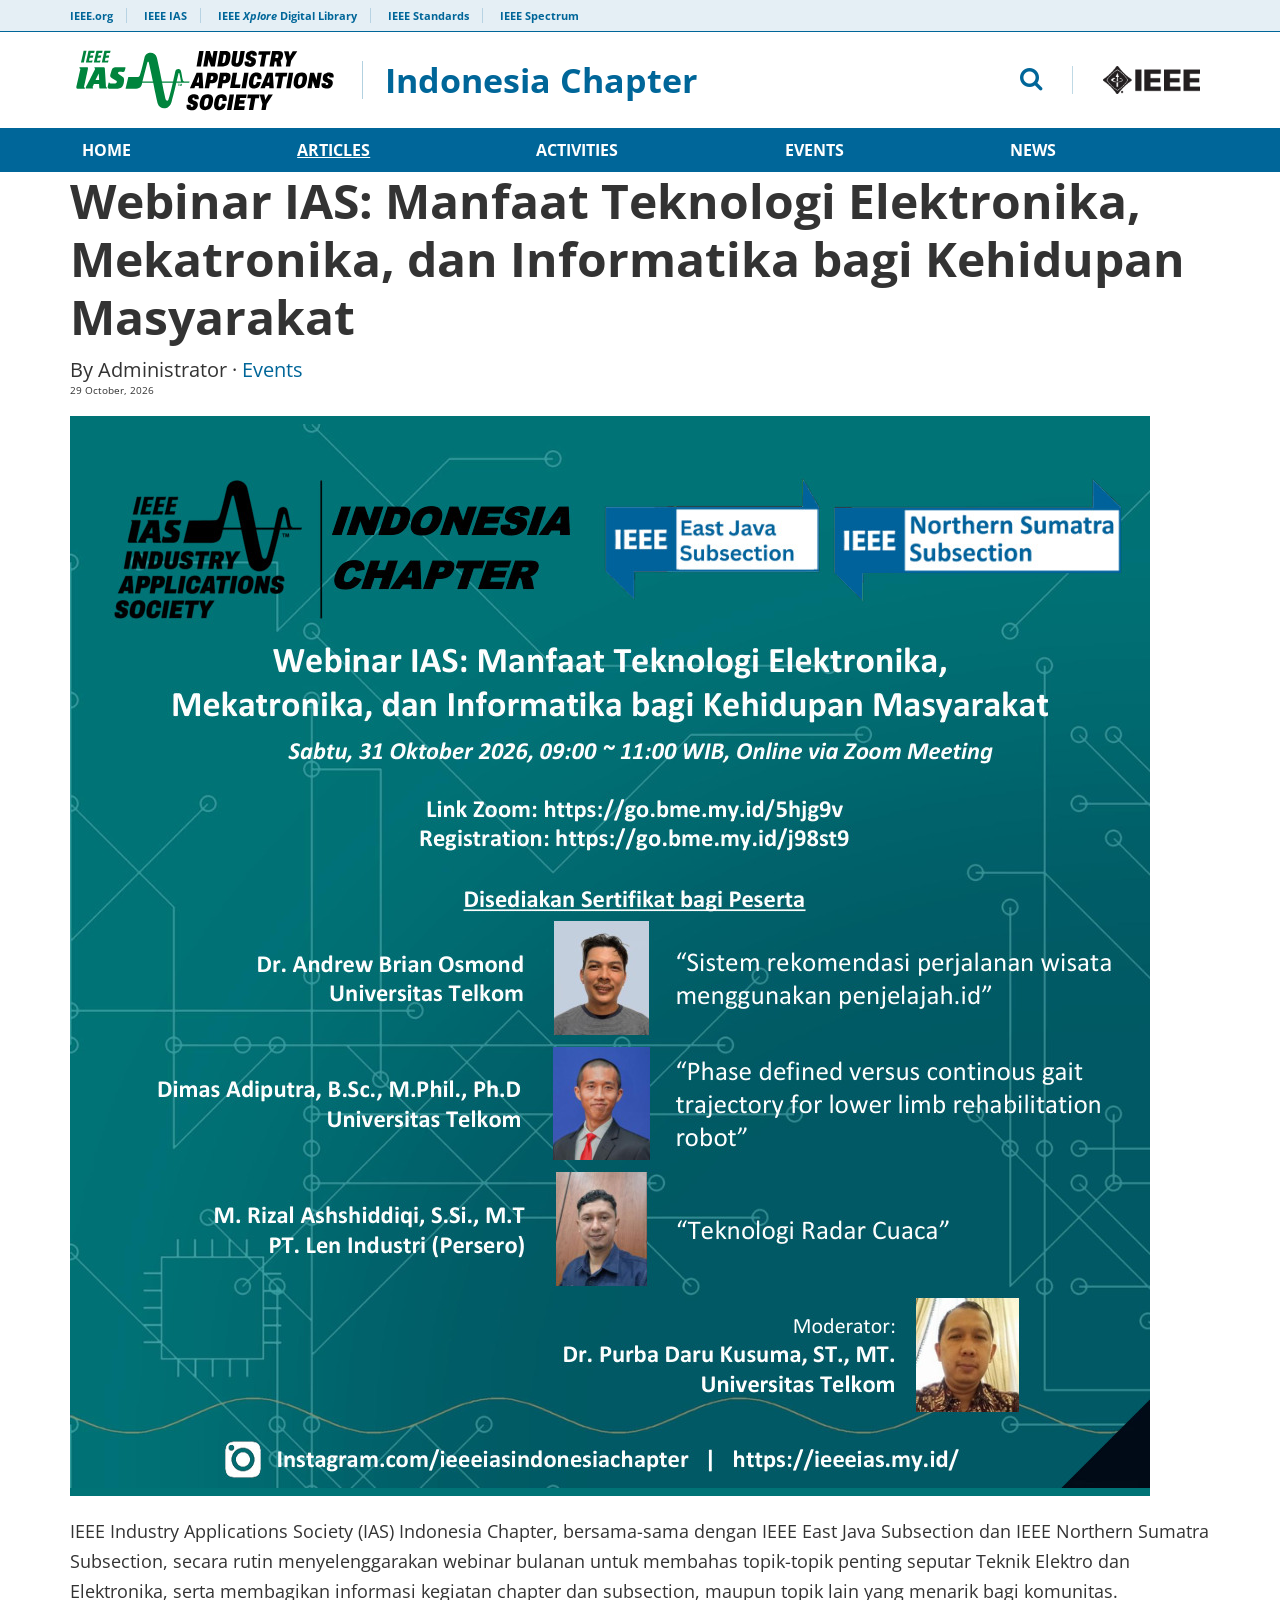
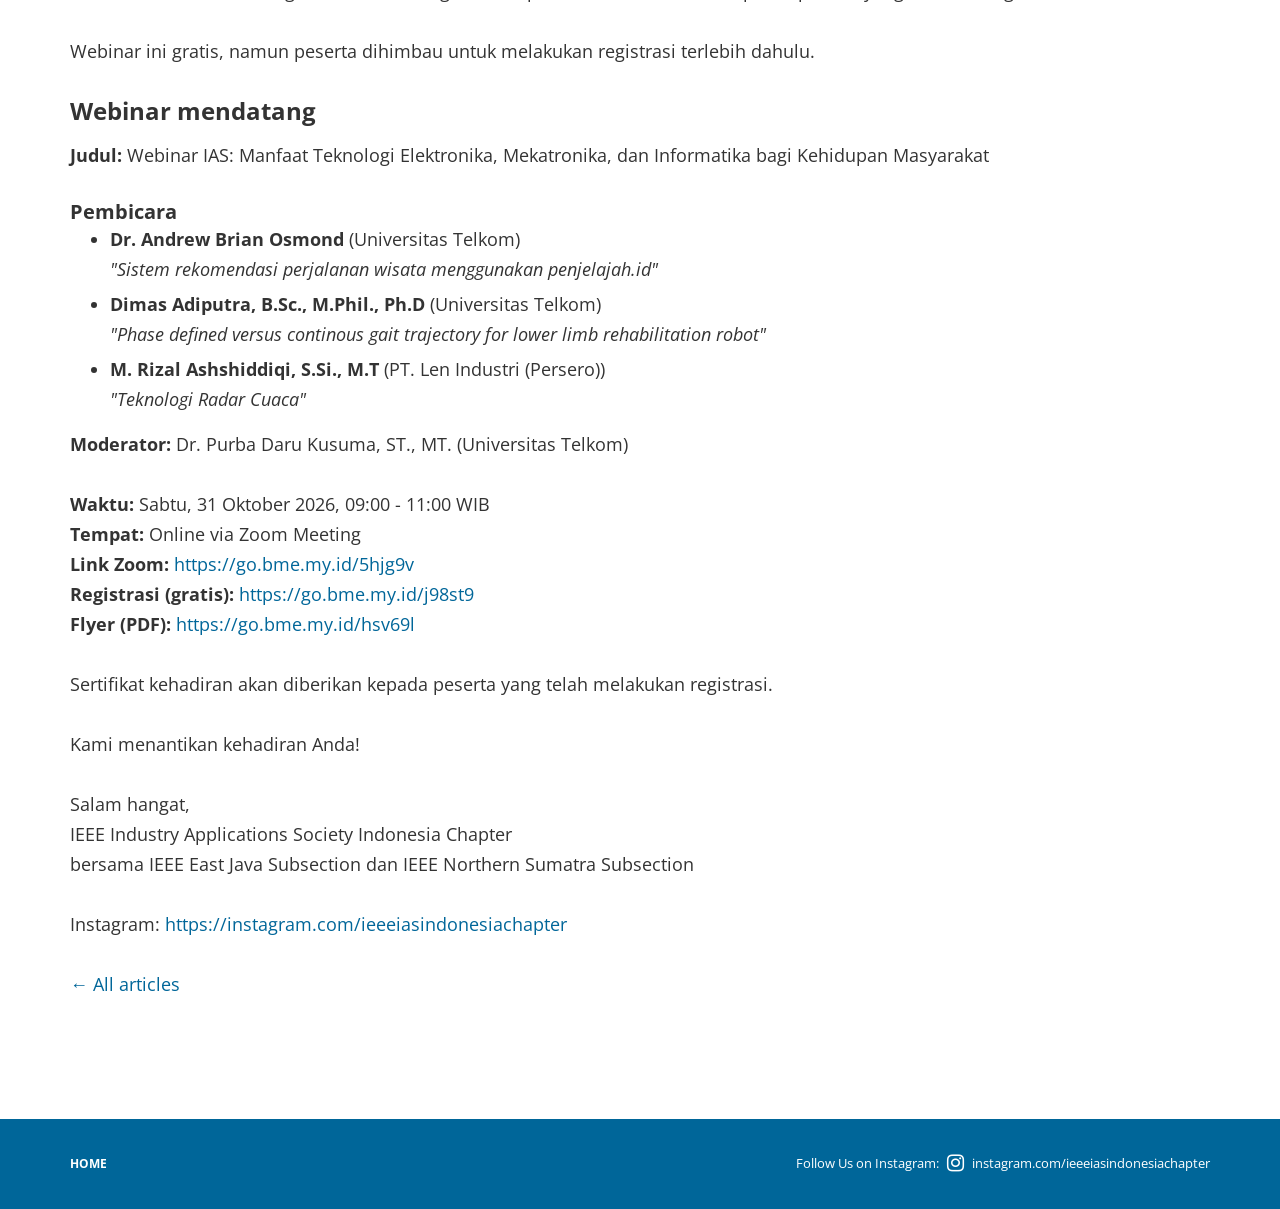
<file: articles/webinar-ias-manfaat-teknologi-elektronika-mekatronika-dan-informatika-bagi-kehidupan-masyarakat/index.html>
<!DOCTYPE html>
<html lang="en">
<head>
    <meta charset="utf-8">
    <meta name="viewport" content="width=device-width, initial-scale=1">
    <title>Webinar IAS: Manfaat Teknologi Elektronika, Mekatronika, dan Informatika bagi Kehidupan Masyarakat – IEEE IAS Indonesia Chapter</title>
    <link rel="icon" href="/images/favicon.png">
    <link rel="stylesheet" href="https://fonts.googleapis.com/css?family=Open+Sans+Condensed:300,700|Open+Sans:400,700">
    <link rel="stylesheet" href="/css/libs/bootstrap.min.css">
    <link rel="stylesheet" href="/css/libs/font-awesome.min.css">
    <link rel="stylesheet" href="/css/styles.css">
    <link rel="stylesheet" href="/css/app.css">
</head>
<body class="single">
<div id="page" class="site">
    <a class="skip-link screen-reader-text" href="#content">Skip to content</a>

    <header id="header" class="site-header" role="banner">
        <div id="meta-nav" class="hidden-xs">
            <div class="container">
                <div class="row">
                    <div class="col-xs-12">
                        <ul id="meta">
                            <li><a href="https://www.ieee.org/" target="_blank" rel="noopener">IEEE.org</a></li>
                            <li><a href="https://www.ieee-ias.org/" target="_blank" rel="noopener">IEEE IAS</a></li>
                            <li><a href="https://ieeexplore.ieee.org/" target="_blank" rel="noopener">IEEE <em>Xplore</em> Digital Library</a></li>
                            <li><a href="https://standards.ieee.org/" target="_blank" rel="noopener">IEEE Standards</a></li>
                            <li><a href="https://spectrum.ieee.org/" target="_blank" rel="noopener">IEEE Spectrum</a></li>
                        </ul>
                    </div>
                </div>
            </div>
        </div>
        <div class="container">
            <div class="row" id="logo-search">
                <div id="mobile-menu" class="col-sm-2 col-xs-2 visible-sm visible-xs">
                    <button type="button"><i class="fa fa-bars" aria-hidden="true"></i> <span>MENU</span></button>
                </div>
                <div class="col-lg-7 col-md-7 col-sm-8 col-xs-8" id="logo">
                    <a href="/" class="site-logo" title="IEEE IAS Indonesia Chapter">
                        <img src="/images/ieee-ias-logo.svg" alt="IEEE Industry Applications Society" width="270" height="75">
                        <h1>Indonesia Chapter</h1>
                    </a>
                </div>
                <div class="col-lg-5 col-md-5 col-sm-5 col-xs-12 text-right hidden-sm hidden-xs" id="search">
                    <div class="row search-block">
                        <div class="col-lg-8 col-md-8 col-sm-8 col-xs-12 search-form-block">
                            <form role="search" method="get" class="search-form" action="/articles">
    <div class="form-group">
        <label for="search-form" class="screen-reader-text">Search</label>
        <input type="search" id="search-form" class="search-field form-control" placeholder="Search IEEE IAS Indonesia Chapter" value="" name="q" maxlength="100">
    </div>
    <button type="submit" class="btn btn-default" aria-label="Search"><i class="fa fa-search" aria-hidden="true"></i></button>
</form>
                            <button type="button" id="toggle-search" class="hidden-sm hidden-xs" aria-label="Search"><i class="fa fa-search" aria-hidden="true"></i></button>
                        </div>
                        <div class="col-lg-4 col-md-4 col-sm-4 col-xs-12 logo-ieee-block">
                            <a href="https://www.ieee.org/" target="_blank" rel="noopener" id="logo-ieee"><img src="/images/logo-ieee.png" alt="IEEE"></a>
                        </div>
                    </div>
                </div>
                <div id="mobile-search" class="col-sm-2 col-xs-2 visible-sm visible-xs text-right">
                    <button type="button" class="toggle-search"><span>SEARCH</span> <i class="fa fa-search" aria-hidden="true"></i></button>
                </div>
            </div>
        </div>

        <div id="main-nav" class="hidden-sm hidden-xs">
            <div class="container">
                <div class="row">
                    <div class="col-xs-12" role="navigation">
                        <button type="button" class="close-menu visible-sm visible-xs" aria-label="Close menu"><i class="fa fa-times" aria-hidden="true"></i></button>
                        <ul id="nav">
<li class=""><a href="/">Home</a></li>
<li class="current-menu-item"><a href="/articles">Articles</a></li>
<li class=""><a href="/articles?category=activities">Activities</a></li>
<li class=""><a href="/articles?category=events">Events</a></li>
<li class=""><a href="/articles?category=news">News</a></li>
</ul>
                        <a href="https://www.ieee.org/" target="_blank" rel="noopener" class="ieee-logo visible-sm visible-xs"><img src="/images/logo-ieee.png" alt="IEEE"></a>
                    </div>
                </div>
            </div>
        </div>
    </header>

    <div id="content" class="site-content">
<div class="container">
        <div class="row">
            <div class="col-lg-12">
                <article class="post" itemscope itemtype="https://schema.org/BlogPosting">
                    <div class="entry-content">
                        <header class="article-header">
                            <h1 class="page-title" itemprop="headline">Webinar IAS: Manfaat Teknologi Elektronika, Mekatronika, dan Informatika bagi Kehidupan Masyarakat</h1>
                            <div class="author">By Administrator · <a href="/articles?category=events">Events</a></div>
                            <div class="date">29 October, 2026</div>
                        </header>
                        <img class="img-responsive article-image" src="/storage/articles/3cc81bf6c3d24a2d.jpg" alt="Webinar IAS: Manfaat Teknologi Elektronika, Mekatronika, dan Informatika bagi Kehidupan Masyarakat">
                        <section class="post-content clearfix" style="margin-top: 20px;">
                            <p>IEEE Industry Applications Society (IAS) Indonesia Chapter, bersama-sama dengan IEEE East Java Subsection dan IEEE Northern Sumatra Subsection, secara rutin menyelenggarakan webinar bulanan untuk membahas topik-topik penting seputar Teknik Elektro dan Elektronika, serta membagikan informasi kegiatan chapter dan subsection, maupun topik lain yang menarik bagi komunitas.</p>
<p>Webinar ini gratis, namun peserta dihimbau untuk melakukan registrasi terlebih dahulu.</p>
<h2>Webinar mendatang</h2>
<p><strong>Judul:</strong> Webinar IAS: Manfaat Teknologi Elektronika, Mekatronika, dan Informatika bagi Kehidupan Masyarakat</p>
<h3>Pembicara</h3>
<ul>
<li><strong>Dr. Andrew Brian Osmond</strong> (Universitas Telkom)<br><em>"Sistem rekomendasi perjalanan wisata menggunakan penjelajah.id"</em></li>
<li><strong>Dimas Adiputra, B.Sc., M.Phil., Ph.D</strong> (Universitas Telkom)<br><em>"Phase defined versus continous gait trajectory for lower limb rehabilitation robot"</em></li>
<li><strong>M. Rizal Ashshiddiqi, S.Si., M.T</strong> (PT. Len Industri (Persero))<br><em>"Teknologi Radar Cuaca"</em></li>
</ul>
<p><strong>Moderator:</strong> Dr. Purba Daru Kusuma, ST., MT. (Universitas Telkom)</p>
<p><strong>Waktu:</strong> Sabtu, 31 Oktober 2026, 09:00 - 11:00 WIB<br>
<strong>Tempat:</strong> Online via Zoom Meeting<br>
<strong>Link Zoom:</strong> <a href="https://go.bme.my.id/5hjg9v">https://go.bme.my.id/5hjg9v</a><br>
<strong>Registrasi (gratis):</strong> <a href="https://go.bme.my.id/j98st9">https://go.bme.my.id/j98st9</a><br>
<strong>Flyer (PDF):</strong> <a href="https://go.bme.my.id/hsv69l">https://go.bme.my.id/hsv69l</a></p>
<p>Sertifikat kehadiran akan diberikan kepada peserta yang telah melakukan registrasi.</p>
<p>Kami menantikan kehadiran Anda!</p>
<p>Salam hangat,<br>
IEEE Industry Applications Society Indonesia Chapter<br>
bersama IEEE East Java Subsection dan IEEE Northern Sumatra Subsection</p>
<p>Instagram: <a href="https://instagram.com/ieeeiasindonesiachapter">https://instagram.com/ieeeiasindonesiachapter</a></p>
                        </section>
                        <p><a href="/articles">&larr; All articles</a></p>
                    </div>
                </article>
            </div>
        </div>
    </div>
    </div>

    <footer id="colophon" class="site-footer">
        <div class="container">
            <div class="row">
                <div class="col-xs-12 footer-bar">
                    <ul id="menu-footer-navigation" class="menu">
                        <li><a href="/">Home</a></li>
                                                                        </ul>
                    <div id="social-links">
                        <a href="https://www.instagram.com/ieeeiasindonesiachapter" target="_blank" rel="noopener"><span>Follow Us on Instagram:</span><i class="fa fa-instagram" aria-hidden="true"></i><span>instagram.com/ieeeiasindonesiachapter</span></a>
                    </div>
                </div>
            </div>
        </div>
    </footer>
</div>
<script src="/js/site.js"></script>
</body>
</html>
</file>
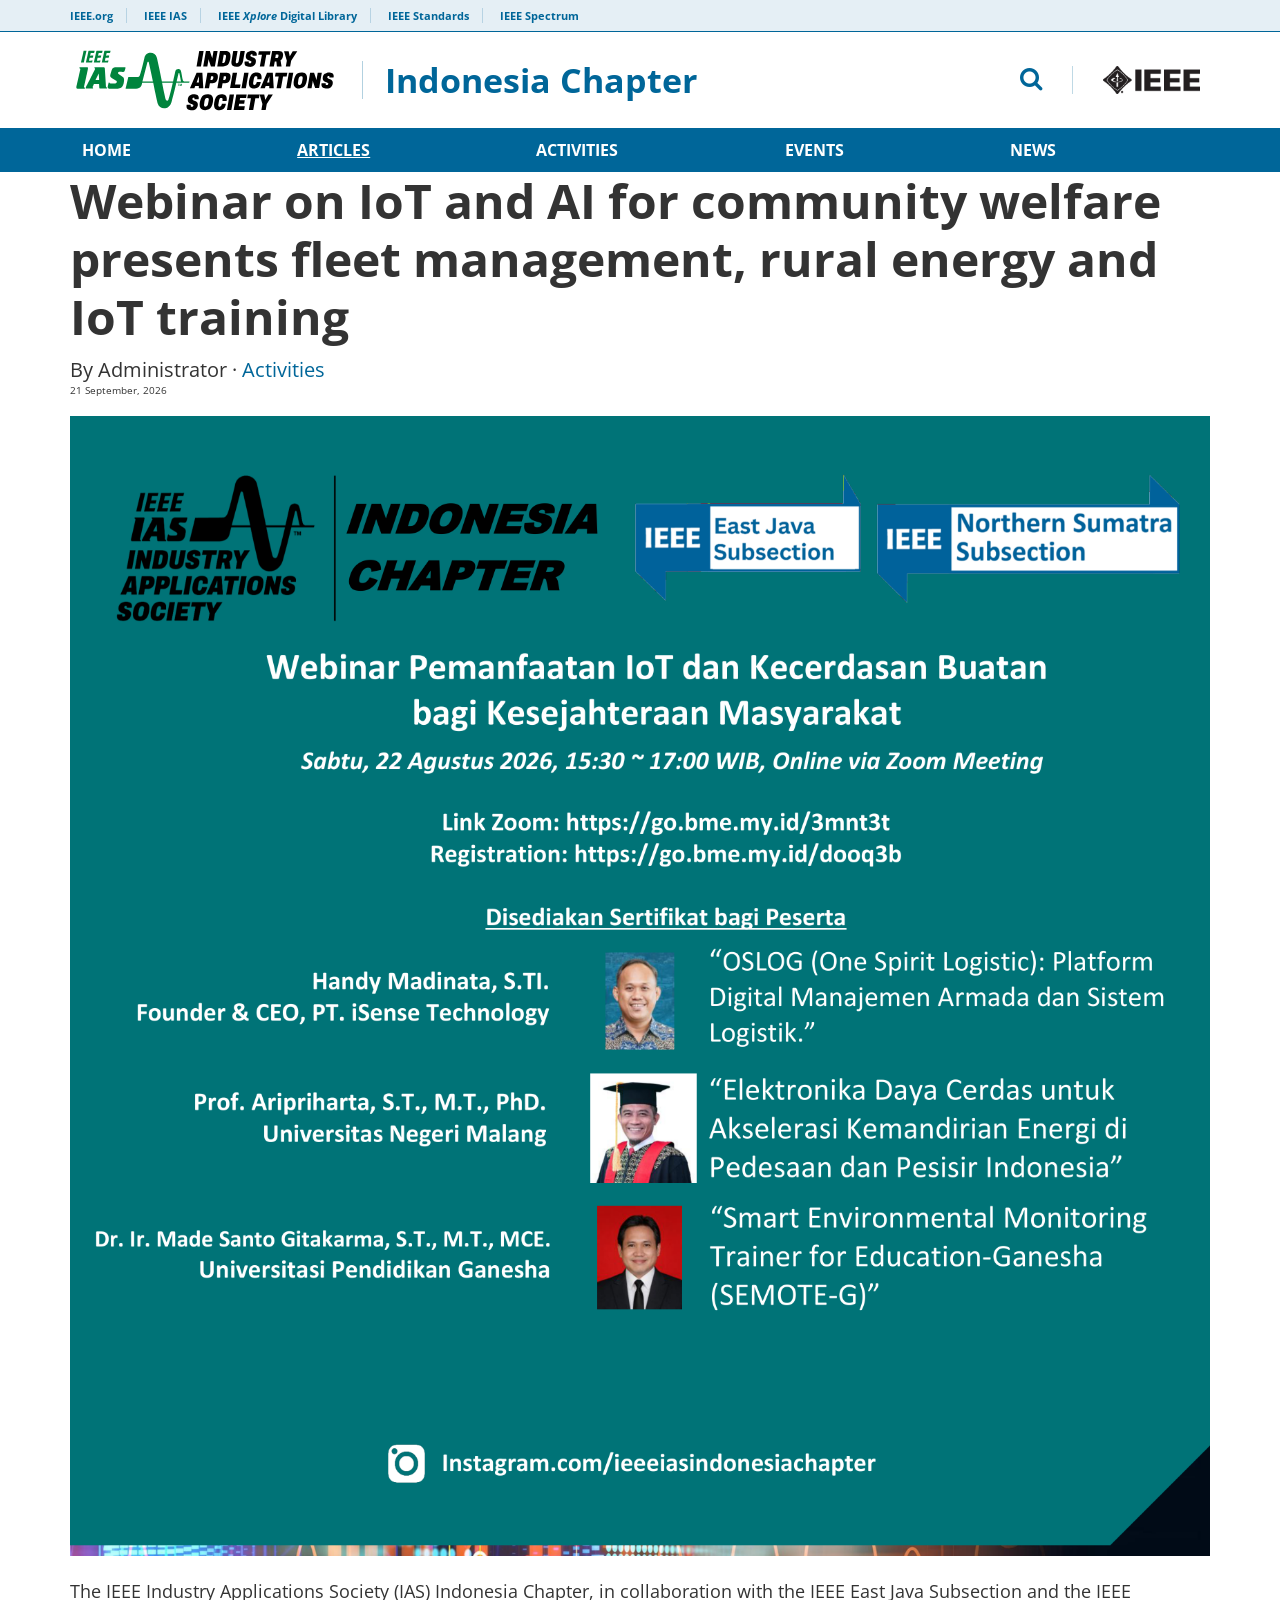
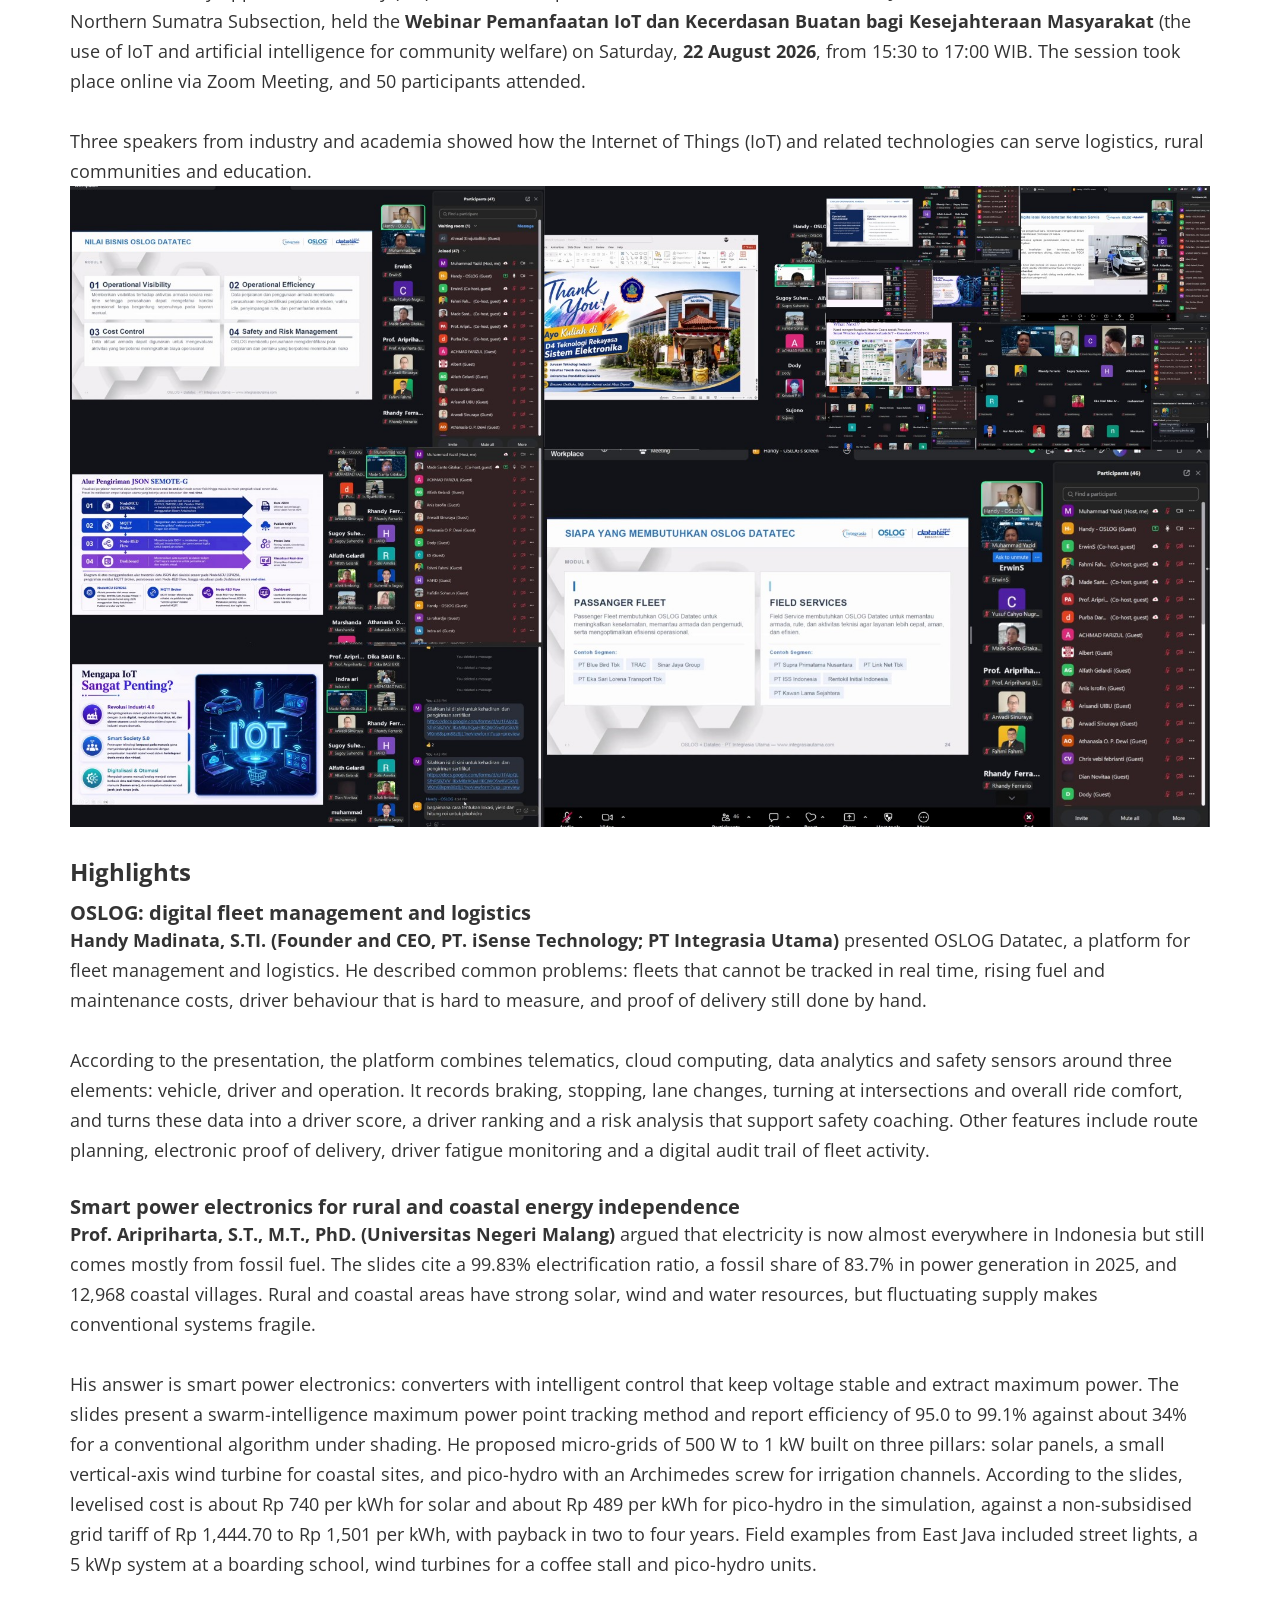
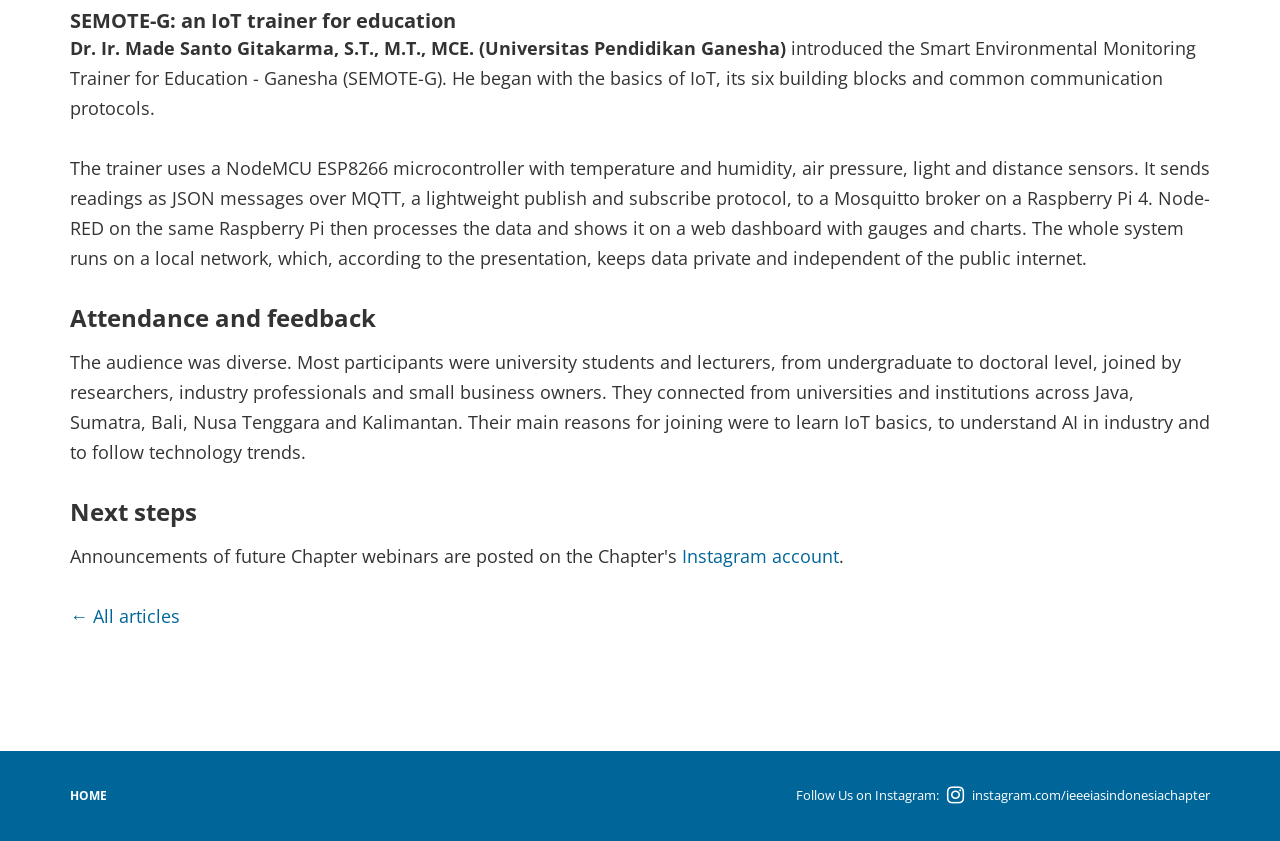
<file: articles/webinar-on-iot-and-ai-for-community-welfare-presents-fleet-management-rural-energy-and-iot-training/index.html>
<!DOCTYPE html>
<html lang="en">
<head>
    <meta charset="utf-8">
    <meta name="viewport" content="width=device-width, initial-scale=1">
    <title>Webinar on IoT and AI for community welfare presents fleet management, rural energy and IoT training – IEEE IAS Indonesia Chapter</title>
    <link rel="icon" href="/images/favicon.png">
    <link rel="stylesheet" href="https://fonts.googleapis.com/css?family=Open+Sans+Condensed:300,700|Open+Sans:400,700">
    <link rel="stylesheet" href="/css/libs/bootstrap.min.css">
    <link rel="stylesheet" href="/css/libs/font-awesome.min.css">
    <link rel="stylesheet" href="/css/styles.css">
    <link rel="stylesheet" href="/css/app.css">
</head>
<body class="single">
<div id="page" class="site">
    <a class="skip-link screen-reader-text" href="#content">Skip to content</a>

    <header id="header" class="site-header" role="banner">
        <div id="meta-nav" class="hidden-xs">
            <div class="container">
                <div class="row">
                    <div class="col-xs-12">
                        <ul id="meta">
                            <li><a href="https://www.ieee.org/" target="_blank" rel="noopener">IEEE.org</a></li>
                            <li><a href="https://www.ieee-ias.org/" target="_blank" rel="noopener">IEEE IAS</a></li>
                            <li><a href="https://ieeexplore.ieee.org/" target="_blank" rel="noopener">IEEE <em>Xplore</em> Digital Library</a></li>
                            <li><a href="https://standards.ieee.org/" target="_blank" rel="noopener">IEEE Standards</a></li>
                            <li><a href="https://spectrum.ieee.org/" target="_blank" rel="noopener">IEEE Spectrum</a></li>
                        </ul>
                    </div>
                </div>
            </div>
        </div>
        <div class="container">
            <div class="row" id="logo-search">
                <div id="mobile-menu" class="col-sm-2 col-xs-2 visible-sm visible-xs">
                    <button type="button"><i class="fa fa-bars" aria-hidden="true"></i> <span>MENU</span></button>
                </div>
                <div class="col-lg-7 col-md-7 col-sm-8 col-xs-8" id="logo">
                    <a href="/" class="site-logo" title="IEEE IAS Indonesia Chapter">
                        <img src="/images/ieee-ias-logo.svg" alt="IEEE Industry Applications Society" width="270" height="75">
                        <h1>Indonesia Chapter</h1>
                    </a>
                </div>
                <div class="col-lg-5 col-md-5 col-sm-5 col-xs-12 text-right hidden-sm hidden-xs" id="search">
                    <div class="row search-block">
                        <div class="col-lg-8 col-md-8 col-sm-8 col-xs-12 search-form-block">
                            <form role="search" method="get" class="search-form" action="/articles">
    <div class="form-group">
        <label for="search-form" class="screen-reader-text">Search</label>
        <input type="search" id="search-form" class="search-field form-control" placeholder="Search IEEE IAS Indonesia Chapter" value="" name="q" maxlength="100">
    </div>
    <button type="submit" class="btn btn-default" aria-label="Search"><i class="fa fa-search" aria-hidden="true"></i></button>
</form>
                            <button type="button" id="toggle-search" class="hidden-sm hidden-xs" aria-label="Search"><i class="fa fa-search" aria-hidden="true"></i></button>
                        </div>
                        <div class="col-lg-4 col-md-4 col-sm-4 col-xs-12 logo-ieee-block">
                            <a href="https://www.ieee.org/" target="_blank" rel="noopener" id="logo-ieee"><img src="/images/logo-ieee.png" alt="IEEE"></a>
                        </div>
                    </div>
                </div>
                <div id="mobile-search" class="col-sm-2 col-xs-2 visible-sm visible-xs text-right">
                    <button type="button" class="toggle-search"><span>SEARCH</span> <i class="fa fa-search" aria-hidden="true"></i></button>
                </div>
            </div>
        </div>

        <div id="main-nav" class="hidden-sm hidden-xs">
            <div class="container">
                <div class="row">
                    <div class="col-xs-12" role="navigation">
                        <button type="button" class="close-menu visible-sm visible-xs" aria-label="Close menu"><i class="fa fa-times" aria-hidden="true"></i></button>
                        <ul id="nav">
<li class=""><a href="/">Home</a></li>
<li class="current-menu-item"><a href="/articles">Articles</a></li>
<li class=""><a href="/articles?category=activities">Activities</a></li>
<li class=""><a href="/articles?category=events">Events</a></li>
<li class=""><a href="/articles?category=news">News</a></li>
</ul>
                        <a href="https://www.ieee.org/" target="_blank" rel="noopener" class="ieee-logo visible-sm visible-xs"><img src="/images/logo-ieee.png" alt="IEEE"></a>
                    </div>
                </div>
            </div>
        </div>
    </header>

    <div id="content" class="site-content">
<div class="container">
        <div class="row">
            <div class="col-lg-12">
                <article class="post" itemscope itemtype="https://schema.org/BlogPosting">
                    <div class="entry-content">
                        <header class="article-header">
                            <h1 class="page-title" itemprop="headline">Webinar on IoT and AI for community welfare presents fleet management, rural energy and IoT training</h1>
                            <div class="author">By Administrator · <a href="/articles?category=activities">Activities</a></div>
                            <div class="date">21 September, 2026</div>
                        </header>
                        <img class="img-responsive article-image" src="/storage/articles/UGH1ahdORFVkc7gFpRCbMcXIwpjb5m5TsMdhsrkW.png" alt="Webinar on IoT and AI for community welfare presents fleet management, rural energy and IoT training">
                        <section class="post-content clearfix" style="margin-top: 20px;">
                            <p>The IEEE Industry Applications Society (IAS) Indonesia Chapter, in collaboration with the IEEE East Java Subsection and the IEEE Northern Sumatra Subsection, held the <strong>Webinar Pemanfaatan IoT dan Kecerdasan Buatan bagi Kesejahteraan Masyarakat</strong> (the use of IoT and artificial intelligence for community welfare) on Saturday, <strong>22 August 2026</strong>, from 15:30 to 17:00 WIB. The session took place online via Zoom Meeting, and 50 participants attended.</p>
<p>Three speakers from industry and academia showed how the Internet of Things (IoT) and related technologies can serve logistics, rural communities and education.
<img src="/storage/articles/body/t5Ai8j1ZfBZRXzlHwMdnBaN03EfQEJKWQwNqPQLS.jpg" alt="collage webinar3 20260822" /></p>
<h2>Highlights</h2>
<h3>OSLOG: digital fleet management and logistics</h3>
<p><strong>Handy Madinata, S.TI. (Founder and CEO, PT. iSense Technology; PT Integrasia Utama)</strong> presented OSLOG Datatec, a platform for fleet management and logistics. He described common problems: fleets that cannot be tracked in real time, rising fuel and maintenance costs, driver behaviour that is hard to measure, and proof of delivery still done by hand.</p>
<p>According to the presentation, the platform combines telematics, cloud computing, data analytics and safety sensors around three elements: vehicle, driver and operation. It records braking, stopping, lane changes, turning at intersections and overall ride comfort, and turns these data into a driver score, a driver ranking and a risk analysis that support safety coaching. Other features include route planning, electronic proof of delivery, driver fatigue monitoring and a digital audit trail of fleet activity.</p>
<h3>Smart power electronics for rural and coastal energy independence</h3>
<p><strong>Prof. Aripriharta, S.T., M.T., PhD. (Universitas Negeri Malang)</strong> argued that electricity is now almost everywhere in Indonesia but still comes mostly from fossil fuel. The slides cite a 99.83% electrification ratio, a fossil share of 83.7% in power generation in 2025, and 12,968 coastal villages. Rural and coastal areas have strong solar, wind and water resources, but fluctuating supply makes conventional systems fragile.</p>
<p>His answer is smart power electronics: converters with intelligent control that keep voltage stable and extract maximum power. The slides present a swarm-intelligence maximum power point tracking method and report efficiency of 95.0 to 99.1% against about 34% for a conventional algorithm under shading. He proposed micro-grids of 500 W to 1 kW built on three pillars: solar panels, a small vertical-axis wind turbine for coastal sites, and pico-hydro with an Archimedes screw for irrigation channels. According to the slides, levelised cost is about Rp 740 per kWh for solar and about Rp 489 per kWh for pico-hydro in the simulation, against a non-subsidised grid tariff of Rp 1,444.70 to Rp 1,501 per kWh, with payback in two to four years. Field examples from East Java included street lights, a 5 kWp system at a boarding school, wind turbines for a coffee stall and pico-hydro units.</p>
<h3>SEMOTE-G: an IoT trainer for education</h3>
<p><strong>Dr. Ir. Made Santo Gitakarma, S.T., M.T., MCE. (Universitas Pendidikan Ganesha)</strong> introduced the Smart Environmental Monitoring Trainer for Education - Ganesha (SEMOTE-G). He began with the basics of IoT, its six building blocks and common communication protocols.</p>
<p>The trainer uses a NodeMCU ESP8266 microcontroller with temperature and humidity, air pressure, light and distance sensors. It sends readings as JSON messages over MQTT, a lightweight publish and subscribe protocol, to a Mosquitto broker on a Raspberry Pi 4. Node-RED on the same Raspberry Pi then processes the data and shows it on a web dashboard with gauges and charts. The whole system runs on a local network, which, according to the presentation, keeps data private and independent of the public internet.</p>
<h2>Attendance and feedback</h2>
<p>The audience was diverse. Most participants were university students and lecturers, from undergraduate to doctoral level, joined by researchers, industry professionals and small business owners. They connected from universities and institutions across Java, Sumatra, Bali, Nusa Tenggara and Kalimantan. Their main reasons for joining were to learn IoT basics, to understand AI in industry and to follow technology trends.</p>
<h2>Next steps</h2>
<p>Announcements of future Chapter webinars are posted on the Chapter's <a href="https://instagram.com/ieeeiasindonesiachapter">Instagram account</a>.</p>
                        </section>
                        <p><a href="/articles">&larr; All articles</a></p>
                    </div>
                </article>
            </div>
        </div>
    </div>
    </div>

    <footer id="colophon" class="site-footer">
        <div class="container">
            <div class="row">
                <div class="col-xs-12 footer-bar">
                    <ul id="menu-footer-navigation" class="menu">
                        <li><a href="/">Home</a></li>
                                                                        </ul>
                    <div id="social-links">
                        <a href="https://www.instagram.com/ieeeiasindonesiachapter" target="_blank" rel="noopener"><span>Follow Us on Instagram:</span><i class="fa fa-instagram" aria-hidden="true"></i><span>instagram.com/ieeeiasindonesiachapter</span></a>
                    </div>
                </div>
            </div>
        </div>
    </footer>
</div>
<script src="/js/site.js"></script>
</body>
</html>
</file>
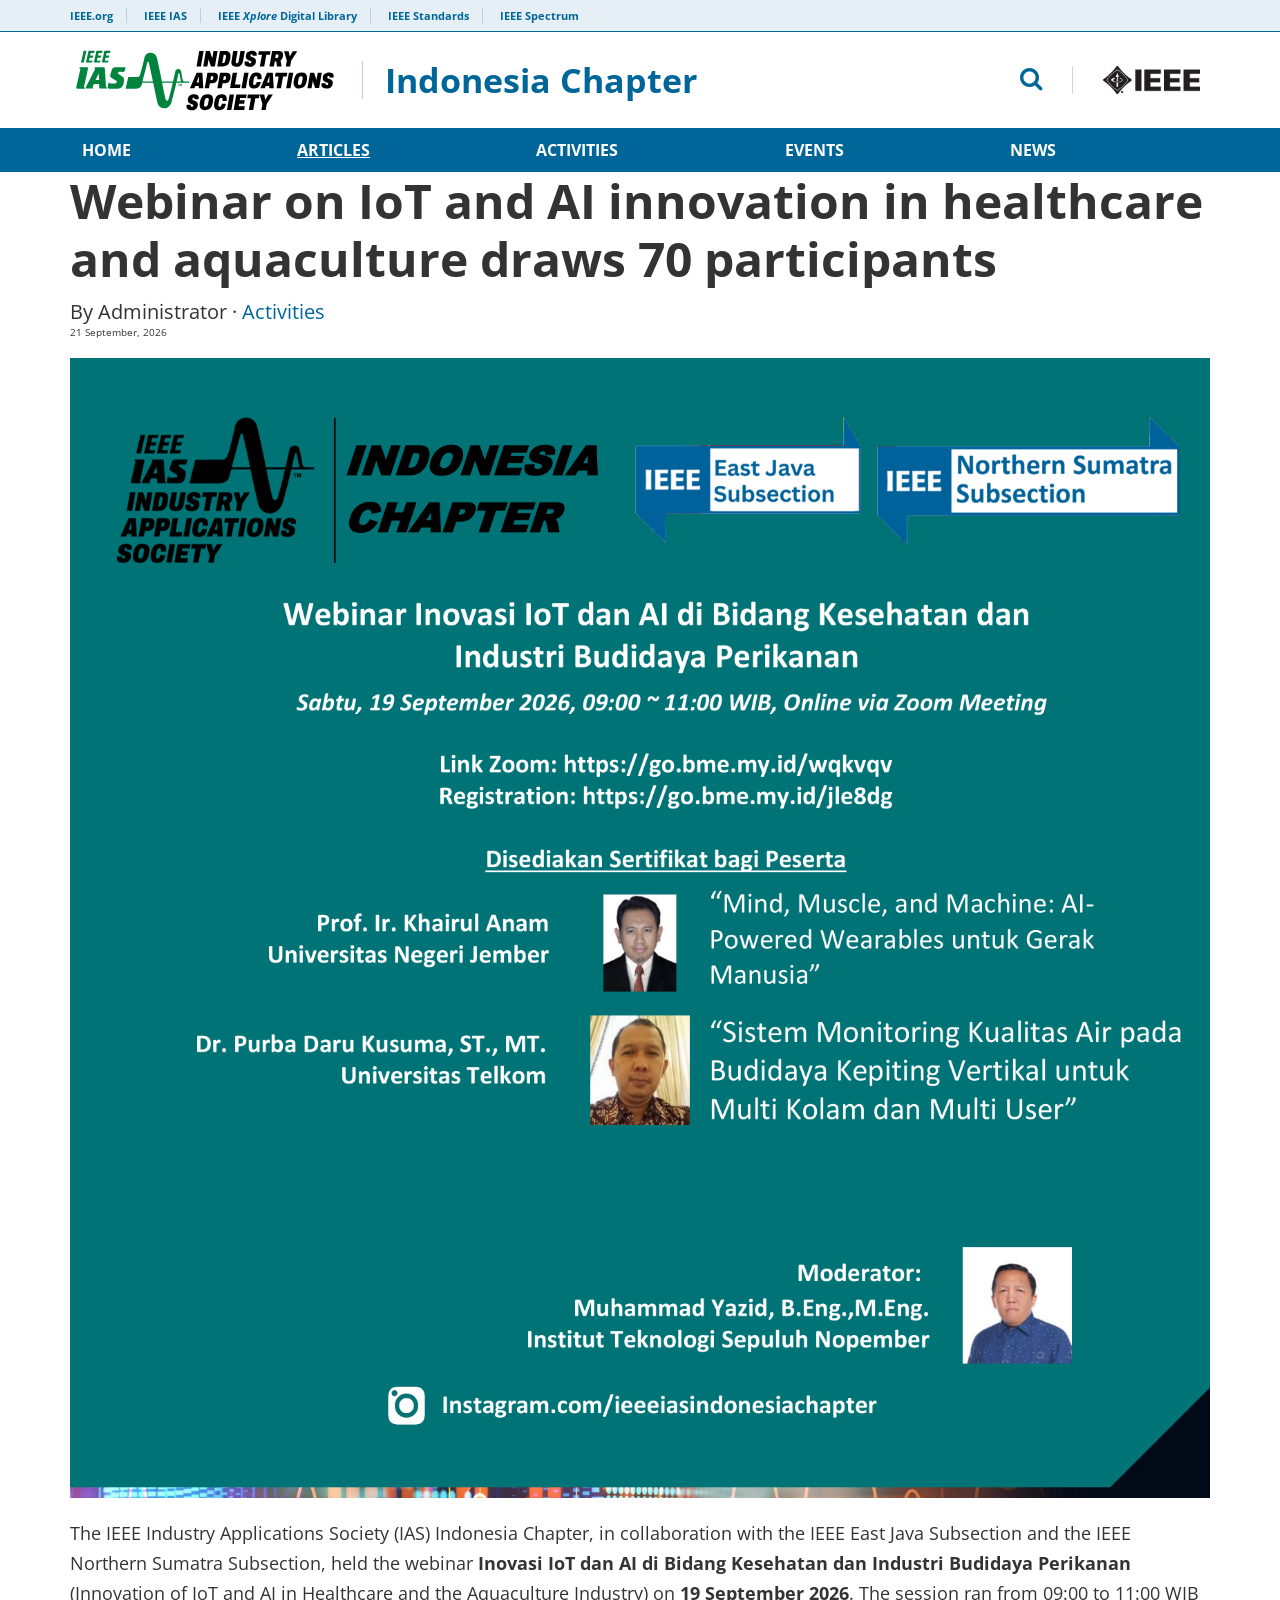
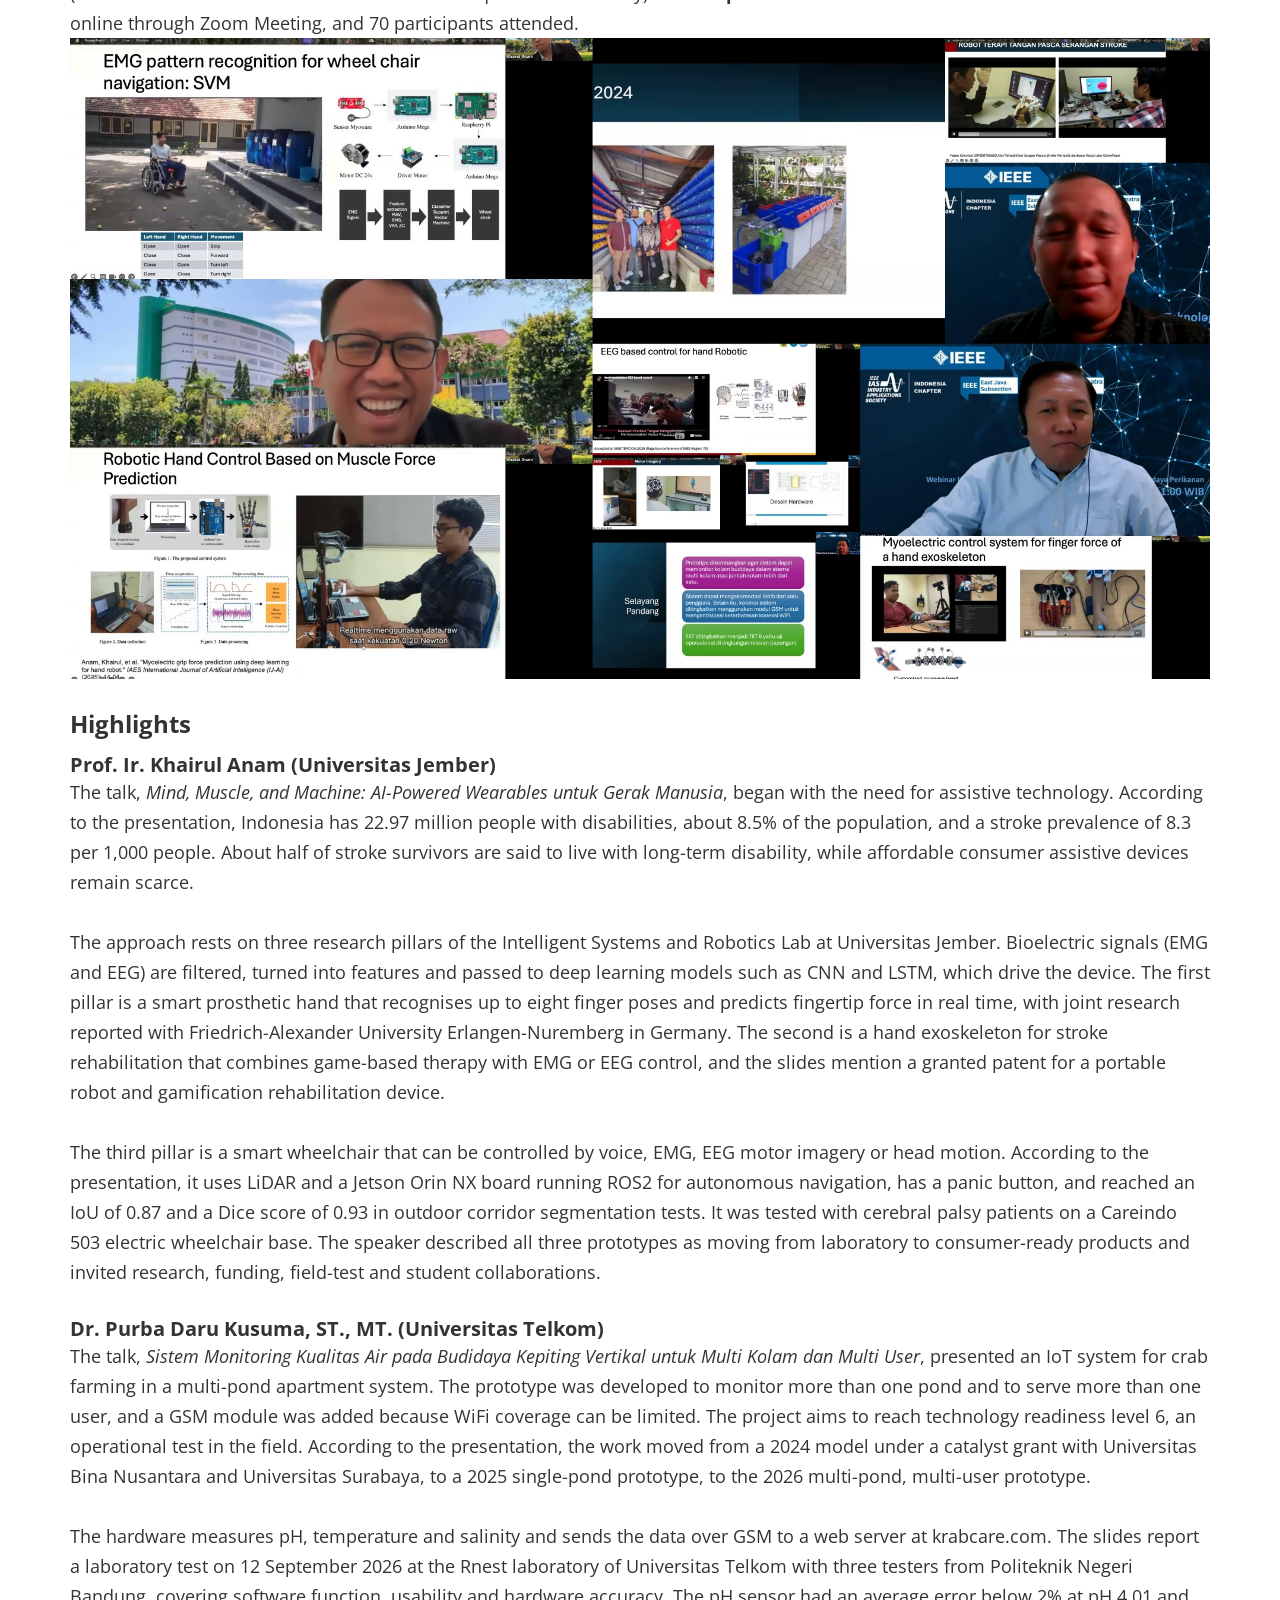
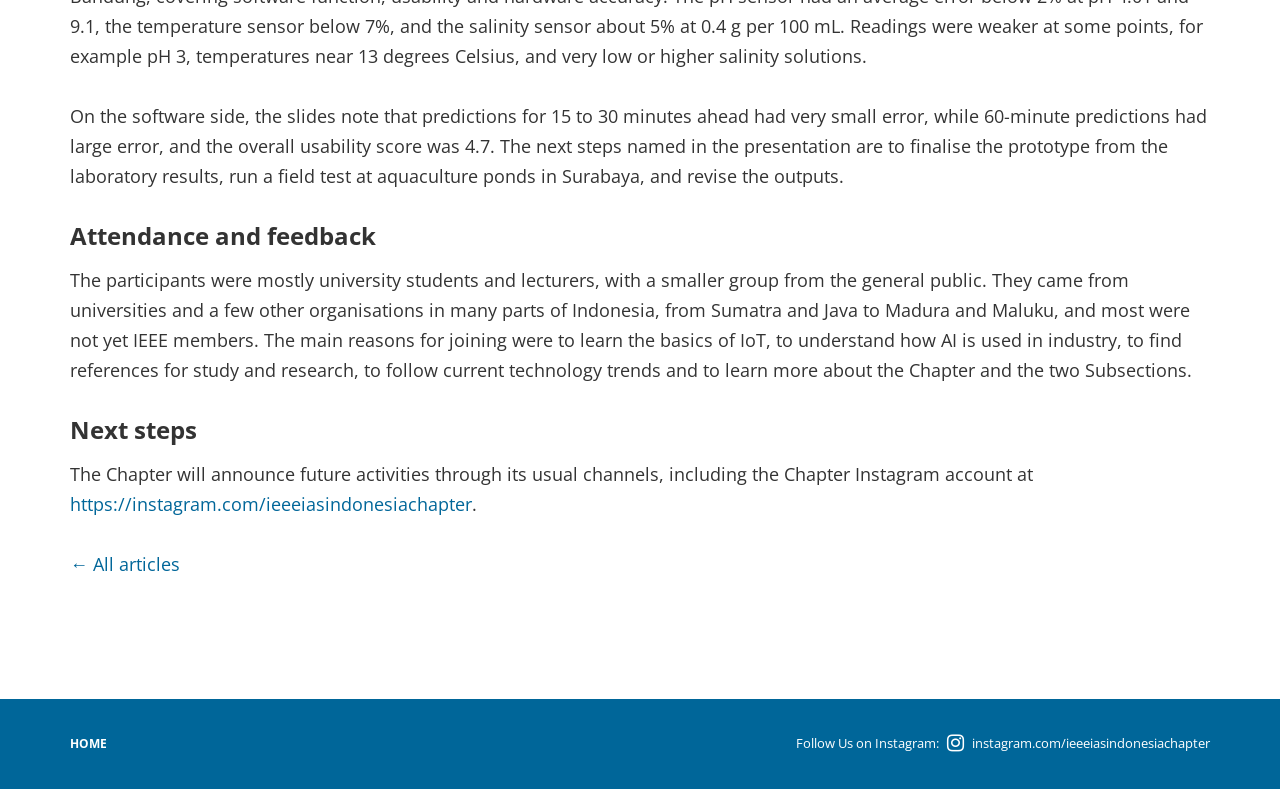
<file: articles/webinar-on-iot-and-ai-innovation-in-healthcare-and-aquaculture-draws-70-participants/index.html>
<!DOCTYPE html>
<html lang="en">
<head>
    <meta charset="utf-8">
    <meta name="viewport" content="width=device-width, initial-scale=1">
    <title>Webinar on IoT and AI innovation in healthcare and aquaculture draws 70 participants – IEEE IAS Indonesia Chapter</title>
    <link rel="icon" href="/images/favicon.png">
    <link rel="stylesheet" href="https://fonts.googleapis.com/css?family=Open+Sans+Condensed:300,700|Open+Sans:400,700">
    <link rel="stylesheet" href="/css/libs/bootstrap.min.css">
    <link rel="stylesheet" href="/css/libs/font-awesome.min.css">
    <link rel="stylesheet" href="/css/styles.css">
    <link rel="stylesheet" href="/css/app.css">
</head>
<body class="single">
<div id="page" class="site">
    <a class="skip-link screen-reader-text" href="#content">Skip to content</a>

    <header id="header" class="site-header" role="banner">
        <div id="meta-nav" class="hidden-xs">
            <div class="container">
                <div class="row">
                    <div class="col-xs-12">
                        <ul id="meta">
                            <li><a href="https://www.ieee.org/" target="_blank" rel="noopener">IEEE.org</a></li>
                            <li><a href="https://www.ieee-ias.org/" target="_blank" rel="noopener">IEEE IAS</a></li>
                            <li><a href="https://ieeexplore.ieee.org/" target="_blank" rel="noopener">IEEE <em>Xplore</em> Digital Library</a></li>
                            <li><a href="https://standards.ieee.org/" target="_blank" rel="noopener">IEEE Standards</a></li>
                            <li><a href="https://spectrum.ieee.org/" target="_blank" rel="noopener">IEEE Spectrum</a></li>
                        </ul>
                    </div>
                </div>
            </div>
        </div>
        <div class="container">
            <div class="row" id="logo-search">
                <div id="mobile-menu" class="col-sm-2 col-xs-2 visible-sm visible-xs">
                    <button type="button"><i class="fa fa-bars" aria-hidden="true"></i> <span>MENU</span></button>
                </div>
                <div class="col-lg-7 col-md-7 col-sm-8 col-xs-8" id="logo">
                    <a href="/" class="site-logo" title="IEEE IAS Indonesia Chapter">
                        <img src="/images/ieee-ias-logo.svg" alt="IEEE Industry Applications Society" width="270" height="75">
                        <h1>Indonesia Chapter</h1>
                    </a>
                </div>
                <div class="col-lg-5 col-md-5 col-sm-5 col-xs-12 text-right hidden-sm hidden-xs" id="search">
                    <div class="row search-block">
                        <div class="col-lg-8 col-md-8 col-sm-8 col-xs-12 search-form-block">
                            <form role="search" method="get" class="search-form" action="/articles">
    <div class="form-group">
        <label for="search-form" class="screen-reader-text">Search</label>
        <input type="search" id="search-form" class="search-field form-control" placeholder="Search IEEE IAS Indonesia Chapter" value="" name="q" maxlength="100">
    </div>
    <button type="submit" class="btn btn-default" aria-label="Search"><i class="fa fa-search" aria-hidden="true"></i></button>
</form>
                            <button type="button" id="toggle-search" class="hidden-sm hidden-xs" aria-label="Search"><i class="fa fa-search" aria-hidden="true"></i></button>
                        </div>
                        <div class="col-lg-4 col-md-4 col-sm-4 col-xs-12 logo-ieee-block">
                            <a href="https://www.ieee.org/" target="_blank" rel="noopener" id="logo-ieee"><img src="/images/logo-ieee.png" alt="IEEE"></a>
                        </div>
                    </div>
                </div>
                <div id="mobile-search" class="col-sm-2 col-xs-2 visible-sm visible-xs text-right">
                    <button type="button" class="toggle-search"><span>SEARCH</span> <i class="fa fa-search" aria-hidden="true"></i></button>
                </div>
            </div>
        </div>

        <div id="main-nav" class="hidden-sm hidden-xs">
            <div class="container">
                <div class="row">
                    <div class="col-xs-12" role="navigation">
                        <button type="button" class="close-menu visible-sm visible-xs" aria-label="Close menu"><i class="fa fa-times" aria-hidden="true"></i></button>
                        <ul id="nav">
<li class=""><a href="/">Home</a></li>
<li class="current-menu-item"><a href="/articles">Articles</a></li>
<li class=""><a href="/articles?category=activities">Activities</a></li>
<li class=""><a href="/articles?category=events">Events</a></li>
<li class=""><a href="/articles?category=news">News</a></li>
</ul>
                        <a href="https://www.ieee.org/" target="_blank" rel="noopener" class="ieee-logo visible-sm visible-xs"><img src="/images/logo-ieee.png" alt="IEEE"></a>
                    </div>
                </div>
            </div>
        </div>
    </header>

    <div id="content" class="site-content">
<div class="container">
        <div class="row">
            <div class="col-lg-12">
                <article class="post" itemscope itemtype="https://schema.org/BlogPosting">
                    <div class="entry-content">
                        <header class="article-header">
                            <h1 class="page-title" itemprop="headline">Webinar on IoT and AI innovation in healthcare and aquaculture draws 70 participants</h1>
                            <div class="author">By Administrator · <a href="/articles?category=activities">Activities</a></div>
                            <div class="date">21 September, 2026</div>
                        </header>
                        <img class="img-responsive article-image" src="/storage/articles/kBQx6Uu8DMkfWA4rgyz9xlnNoTbiKFODw1yNrvDm.png" alt="Webinar on IoT and AI innovation in healthcare and aquaculture draws 70 participants">
                        <section class="post-content clearfix" style="margin-top: 20px;">
                            <p>The IEEE Industry Applications Society (IAS) Indonesia Chapter, in collaboration with the IEEE East Java Subsection and the IEEE Northern Sumatra Subsection, held the webinar <strong>Inovasi IoT dan AI di Bidang Kesehatan dan Industri Budidaya Perikanan</strong> (Innovation of IoT and AI in Healthcare and the Aquaculture Industry) on <strong>19 September 2026</strong>. The session ran from 09:00 to 11:00 WIB online through Zoom Meeting, and 70 participants attended.
<img src="/storage/articles/body/oU8Y1L9K1sLsmGsKfRhuaqbbG3AzPofhyRV7le2p.jpg" alt="collage webinar4 20260919" /></p>
<h2>Highlights</h2>
<h3>Prof. Ir. Khairul Anam (Universitas Jember)</h3>
<p>The talk, <em>Mind, Muscle, and Machine: AI-Powered Wearables untuk Gerak Manusia</em>, began with the need for assistive technology. According to the presentation, Indonesia has 22.97 million people with disabilities, about 8.5% of the population, and a stroke prevalence of 8.3 per 1,000 people. About half of stroke survivors are said to live with long-term disability, while affordable consumer assistive devices remain scarce.</p>
<p>The approach rests on three research pillars of the Intelligent Systems and Robotics Lab at Universitas Jember. Bioelectric signals (EMG and EEG) are filtered, turned into features and passed to deep learning models such as CNN and LSTM, which drive the device. The first pillar is a smart prosthetic hand that recognises up to eight finger poses and predicts fingertip force in real time, with joint research reported with Friedrich-Alexander University Erlangen-Nuremberg in Germany. The second is a hand exoskeleton for stroke rehabilitation that combines game-based therapy with EMG or EEG control, and the slides mention a granted patent for a portable robot and gamification rehabilitation device.</p>
<p>The third pillar is a smart wheelchair that can be controlled by voice, EMG, EEG motor imagery or head motion. According to the presentation, it uses LiDAR and a Jetson Orin NX board running ROS2 for autonomous navigation, has a panic button, and reached an IoU of 0.87 and a Dice score of 0.93 in outdoor corridor segmentation tests. It was tested with cerebral palsy patients on a Careindo 503 electric wheelchair base. The speaker described all three prototypes as moving from laboratory to consumer-ready products and invited research, funding, field-test and student collaborations.</p>
<h3>Dr. Purba Daru Kusuma, ST., MT. (Universitas Telkom)</h3>
<p>The talk, <em>Sistem Monitoring Kualitas Air pada Budidaya Kepiting Vertikal untuk Multi Kolam dan Multi User</em>, presented an IoT system for crab farming in a multi-pond apartment system. The prototype was developed to monitor more than one pond and to serve more than one user, and a GSM module was added because WiFi coverage can be limited. The project aims to reach technology readiness level 6, an operational test in the field. According to the presentation, the work moved from a 2024 model under a catalyst grant with Universitas Bina Nusantara and Universitas Surabaya, to a 2025 single-pond prototype, to the 2026 multi-pond, multi-user prototype.</p>
<p>The hardware measures pH, temperature and salinity and sends the data over GSM to a web server at krabcare.com. The slides report a laboratory test on 12 September 2026 at the Rnest laboratory of Universitas Telkom with three testers from Politeknik Negeri Bandung, covering software function, usability and hardware accuracy. The pH sensor had an average error below 2% at pH 4.01 and 9.1, the temperature sensor below 7%, and the salinity sensor about 5% at 0.4 g per 100 mL. Readings were weaker at some points, for example pH 3, temperatures near 13 degrees Celsius, and very low or higher salinity solutions.</p>
<p>On the software side, the slides note that predictions for 15 to 30 minutes ahead had very small error, while 60-minute predictions had large error, and the overall usability score was 4.7. The next steps named in the presentation are to finalise the prototype from the laboratory results, run a field test at aquaculture ponds in Surabaya, and revise the outputs.</p>
<h2>Attendance and feedback</h2>
<p>The participants were mostly university students and lecturers, with a smaller group from the general public. They came from universities and a few other organisations in many parts of Indonesia, from Sumatra and Java to Madura and Maluku, and most were not yet IEEE members. The main reasons for joining were to learn the basics of IoT, to understand how AI is used in industry, to find references for study and research, to follow current technology trends and to learn more about the Chapter and the two Subsections.</p>
<h2>Next steps</h2>
<p>The Chapter will announce future activities through its usual channels, including the Chapter Instagram account at <a href="https://instagram.com/ieeeiasindonesiachapter">https://instagram.com/ieeeiasindonesiachapter</a>.</p>
                        </section>
                        <p><a href="/articles">&larr; All articles</a></p>
                    </div>
                </article>
            </div>
        </div>
    </div>
    </div>

    <footer id="colophon" class="site-footer">
        <div class="container">
            <div class="row">
                <div class="col-xs-12 footer-bar">
                    <ul id="menu-footer-navigation" class="menu">
                        <li><a href="/">Home</a></li>
                                                                        </ul>
                    <div id="social-links">
                        <a href="https://www.instagram.com/ieeeiasindonesiachapter" target="_blank" rel="noopener"><span>Follow Us on Instagram:</span><i class="fa fa-instagram" aria-hidden="true"></i><span>instagram.com/ieeeiasindonesiachapter</span></a>
                    </div>
                </div>
            </div>
        </div>
    </footer>
</div>
<script src="/js/site.js"></script>
</body>
</html>
</file>
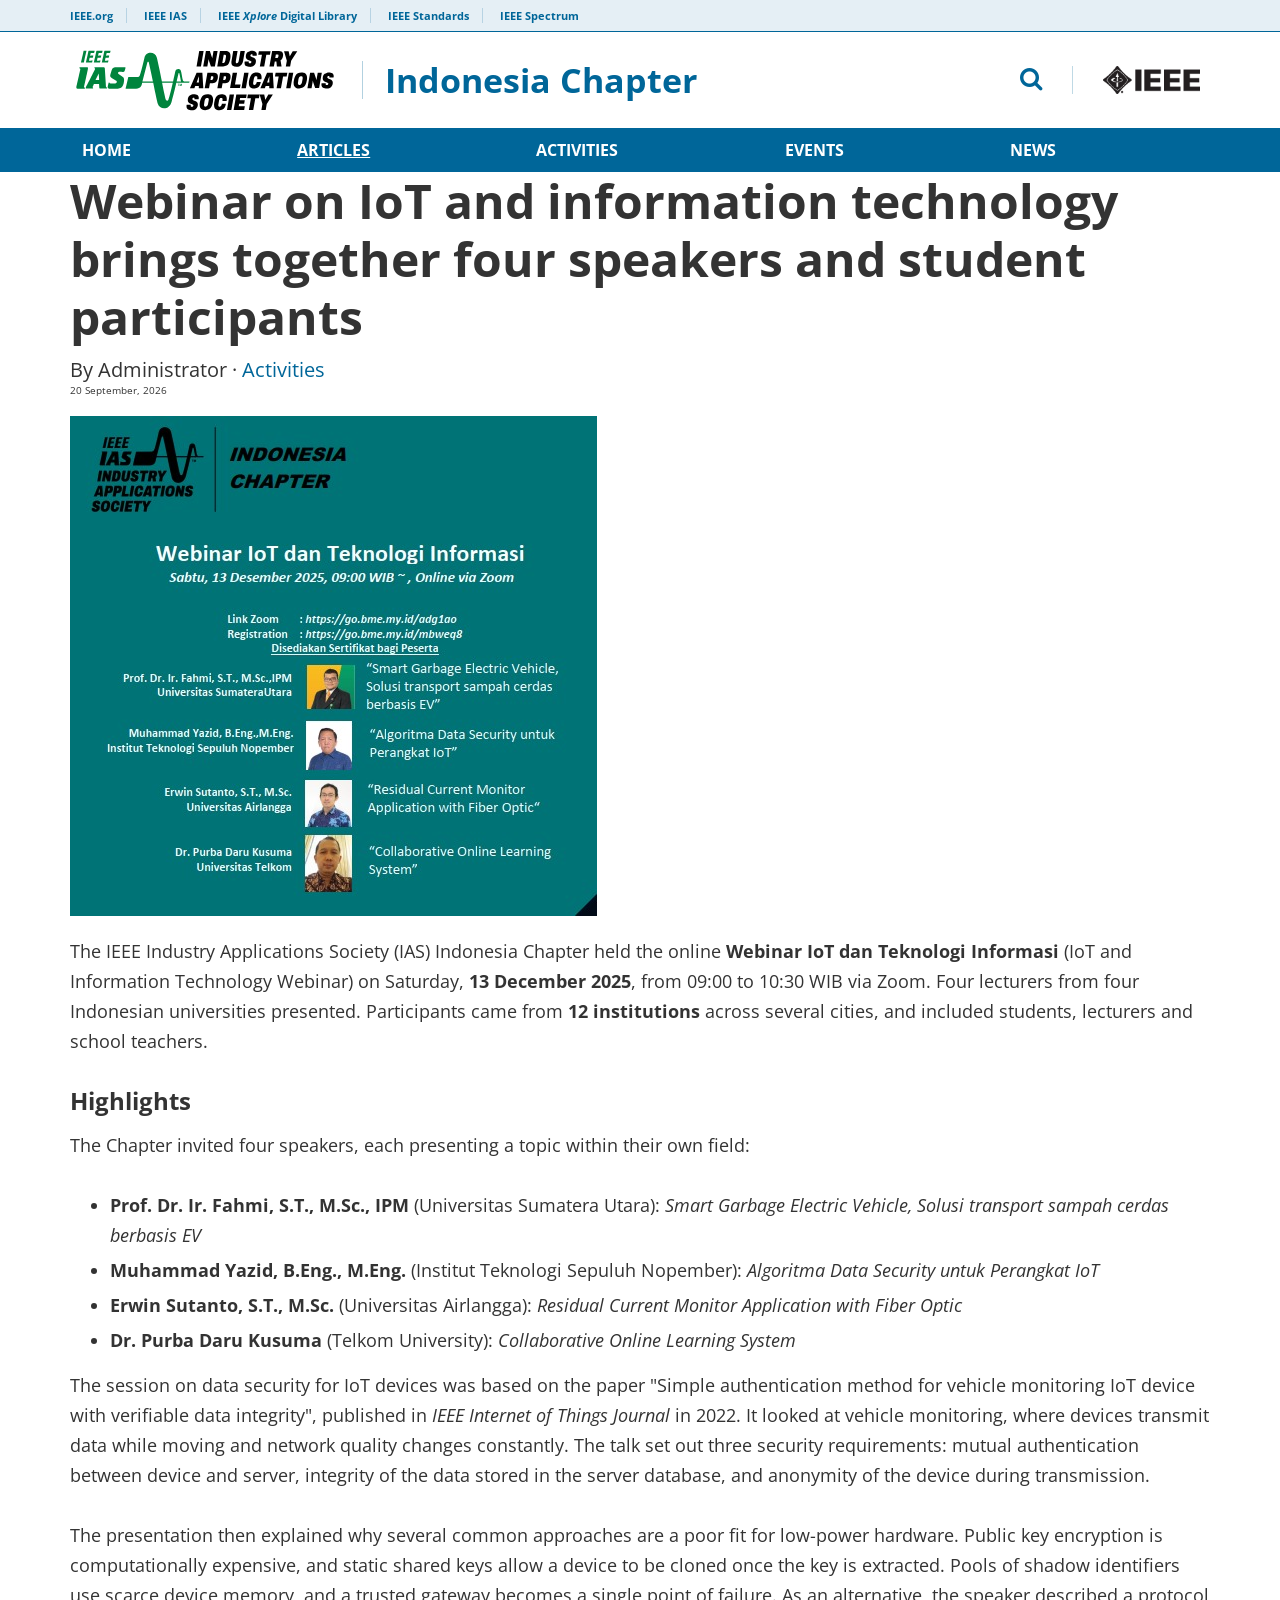
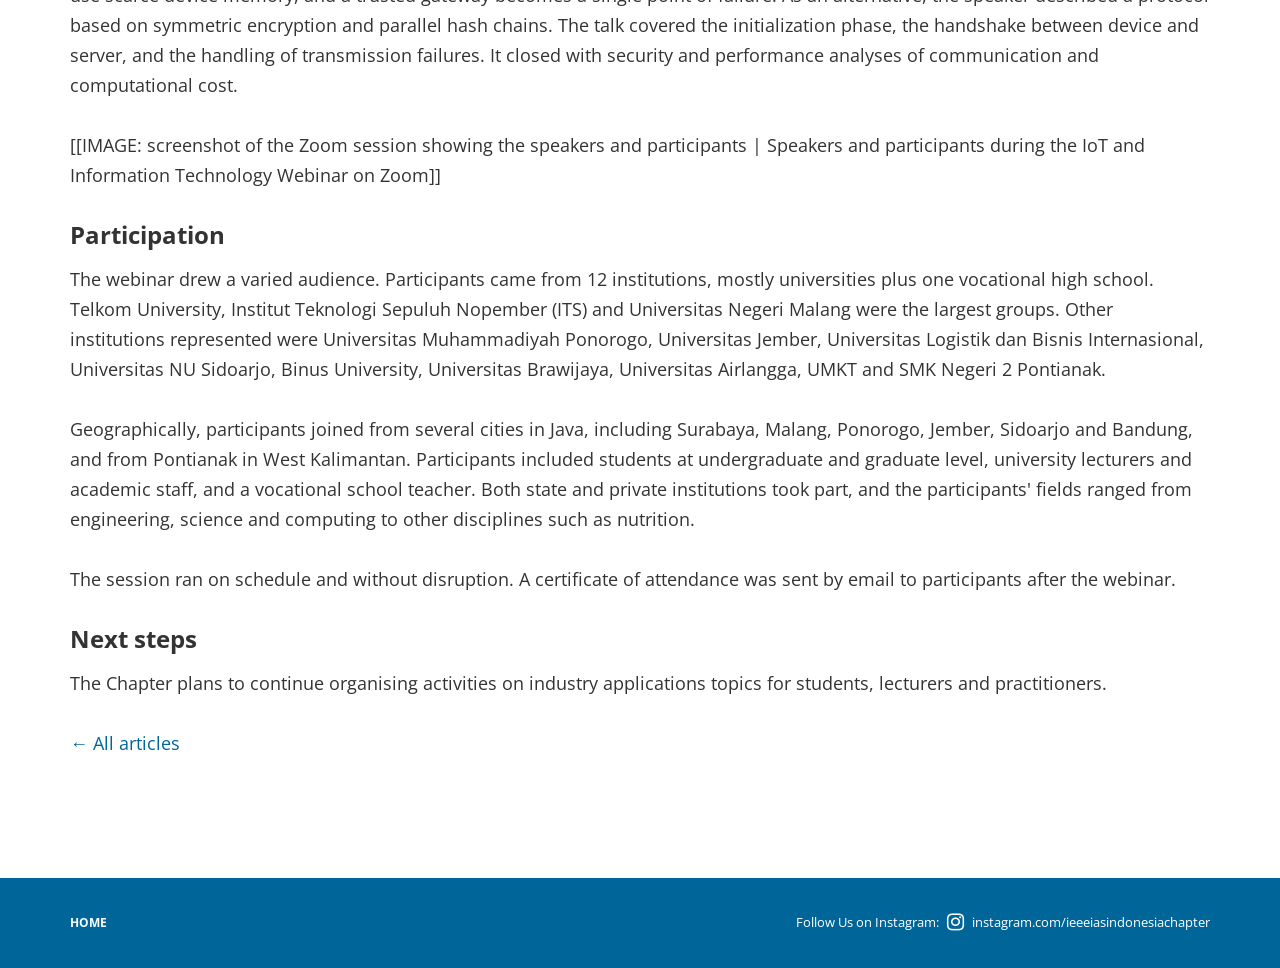
<file: articles/webinar-on-iot-and-information-technology-brings-together-four-speakers-and-student-participants/index.html>
<!DOCTYPE html>
<html lang="en">
<head>
    <meta charset="utf-8">
    <meta name="viewport" content="width=device-width, initial-scale=1">
    <title>Webinar on IoT and information technology brings together four speakers and student participants – IEEE IAS Indonesia Chapter</title>
    <link rel="icon" href="/images/favicon.png">
    <link rel="stylesheet" href="https://fonts.googleapis.com/css?family=Open+Sans+Condensed:300,700|Open+Sans:400,700">
    <link rel="stylesheet" href="/css/libs/bootstrap.min.css">
    <link rel="stylesheet" href="/css/libs/font-awesome.min.css">
    <link rel="stylesheet" href="/css/styles.css">
    <link rel="stylesheet" href="/css/app.css">
</head>
<body class="single">
<div id="page" class="site">
    <a class="skip-link screen-reader-text" href="#content">Skip to content</a>

    <header id="header" class="site-header" role="banner">
        <div id="meta-nav" class="hidden-xs">
            <div class="container">
                <div class="row">
                    <div class="col-xs-12">
                        <ul id="meta">
                            <li><a href="https://www.ieee.org/" target="_blank" rel="noopener">IEEE.org</a></li>
                            <li><a href="https://www.ieee-ias.org/" target="_blank" rel="noopener">IEEE IAS</a></li>
                            <li><a href="https://ieeexplore.ieee.org/" target="_blank" rel="noopener">IEEE <em>Xplore</em> Digital Library</a></li>
                            <li><a href="https://standards.ieee.org/" target="_blank" rel="noopener">IEEE Standards</a></li>
                            <li><a href="https://spectrum.ieee.org/" target="_blank" rel="noopener">IEEE Spectrum</a></li>
                        </ul>
                    </div>
                </div>
            </div>
        </div>
        <div class="container">
            <div class="row" id="logo-search">
                <div id="mobile-menu" class="col-sm-2 col-xs-2 visible-sm visible-xs">
                    <button type="button"><i class="fa fa-bars" aria-hidden="true"></i> <span>MENU</span></button>
                </div>
                <div class="col-lg-7 col-md-7 col-sm-8 col-xs-8" id="logo">
                    <a href="/" class="site-logo" title="IEEE IAS Indonesia Chapter">
                        <img src="/images/ieee-ias-logo.svg" alt="IEEE Industry Applications Society" width="270" height="75">
                        <h1>Indonesia Chapter</h1>
                    </a>
                </div>
                <div class="col-lg-5 col-md-5 col-sm-5 col-xs-12 text-right hidden-sm hidden-xs" id="search">
                    <div class="row search-block">
                        <div class="col-lg-8 col-md-8 col-sm-8 col-xs-12 search-form-block">
                            <form role="search" method="get" class="search-form" action="/articles">
    <div class="form-group">
        <label for="search-form" class="screen-reader-text">Search</label>
        <input type="search" id="search-form" class="search-field form-control" placeholder="Search IEEE IAS Indonesia Chapter" value="" name="q" maxlength="100">
    </div>
    <button type="submit" class="btn btn-default" aria-label="Search"><i class="fa fa-search" aria-hidden="true"></i></button>
</form>
                            <button type="button" id="toggle-search" class="hidden-sm hidden-xs" aria-label="Search"><i class="fa fa-search" aria-hidden="true"></i></button>
                        </div>
                        <div class="col-lg-4 col-md-4 col-sm-4 col-xs-12 logo-ieee-block">
                            <a href="https://www.ieee.org/" target="_blank" rel="noopener" id="logo-ieee"><img src="/images/logo-ieee.png" alt="IEEE"></a>
                        </div>
                    </div>
                </div>
                <div id="mobile-search" class="col-sm-2 col-xs-2 visible-sm visible-xs text-right">
                    <button type="button" class="toggle-search"><span>SEARCH</span> <i class="fa fa-search" aria-hidden="true"></i></button>
                </div>
            </div>
        </div>

        <div id="main-nav" class="hidden-sm hidden-xs">
            <div class="container">
                <div class="row">
                    <div class="col-xs-12" role="navigation">
                        <button type="button" class="close-menu visible-sm visible-xs" aria-label="Close menu"><i class="fa fa-times" aria-hidden="true"></i></button>
                        <ul id="nav">
<li class=""><a href="/">Home</a></li>
<li class="current-menu-item"><a href="/articles">Articles</a></li>
<li class=""><a href="/articles?category=activities">Activities</a></li>
<li class=""><a href="/articles?category=events">Events</a></li>
<li class=""><a href="/articles?category=news">News</a></li>
</ul>
                        <a href="https://www.ieee.org/" target="_blank" rel="noopener" class="ieee-logo visible-sm visible-xs"><img src="/images/logo-ieee.png" alt="IEEE"></a>
                    </div>
                </div>
            </div>
        </div>
    </header>

    <div id="content" class="site-content">
<div class="container">
        <div class="row">
            <div class="col-lg-12">
                <article class="post" itemscope itemtype="https://schema.org/BlogPosting">
                    <div class="entry-content">
                        <header class="article-header">
                            <h1 class="page-title" itemprop="headline">Webinar on IoT and information technology brings together four speakers and student participants</h1>
                            <div class="author">By Administrator · <a href="/articles?category=activities">Activities</a></div>
                            <div class="date">20 September, 2026</div>
                        </header>
                        <img class="img-responsive article-image" src="/storage/articles/nG9HdYK6CgyC2xSdtb9CD3LmGcfbxZjiJRNbCG1Q.jpg" alt="Webinar on IoT and information technology brings together four speakers and student participants">
                        <section class="post-content clearfix" style="margin-top: 20px;">
                            <p>The IEEE Industry Applications Society (IAS) Indonesia Chapter held the online <strong>Webinar IoT dan Teknologi Informasi</strong> (IoT and Information Technology Webinar) on Saturday, <strong>13 December 2025</strong>, from 09:00 to 10:30 WIB via Zoom. Four lecturers from four Indonesian universities presented. Participants came from <strong>12 institutions</strong> across several cities, and included students, lecturers and school teachers.</p>
<h2>Highlights</h2>
<p>The Chapter invited four speakers, each presenting a topic within their own field:</p>
<ul>
<li><strong>Prof. Dr. Ir. Fahmi, S.T., M.Sc., IPM</strong> (Universitas Sumatera Utara): <em>Smart Garbage Electric Vehicle, Solusi transport sampah cerdas berbasis EV</em></li>
<li><strong>Muhammad Yazid, B.Eng., M.Eng.</strong> (Institut Teknologi Sepuluh Nopember): <em>Algoritma Data Security untuk Perangkat IoT</em></li>
<li><strong>Erwin Sutanto, S.T., M.Sc.</strong> (Universitas Airlangga): <em>Residual Current Monitor Application with Fiber Optic</em></li>
<li><strong>Dr. Purba Daru Kusuma</strong> (Telkom University): <em>Collaborative Online Learning System</em></li>
</ul>
<p>The session on data security for IoT devices was based on the paper &quot;Simple authentication method for vehicle monitoring IoT device with verifiable data integrity&quot;, published in <em>IEEE Internet of Things Journal</em> in 2022. It looked at vehicle monitoring, where devices transmit data while moving and network quality changes constantly. The talk set out three security requirements: mutual authentication between device and server, integrity of the data stored in the server database, and anonymity of the device during transmission.</p>
<p>The presentation then explained why several common approaches are a poor fit for low-power hardware. Public key encryption is computationally expensive, and static shared keys allow a device to be cloned once the key is extracted. Pools of shadow identifiers use scarce device memory, and a trusted gateway becomes a single point of failure. As an alternative, the speaker described a protocol based on symmetric encryption and parallel hash chains. The talk covered the initialization phase, the handshake between device and server, and the handling of transmission failures. It closed with security and performance analyses of communication and computational cost.</p>
<p>[[IMAGE: screenshot of the Zoom session showing the speakers and participants | Speakers and participants during the IoT and Information Technology Webinar on Zoom]]</p>
<h2>Participation</h2>
<p>The webinar drew a varied audience. Participants came from 12 institutions, mostly universities plus one vocational high school. Telkom University, Institut Teknologi Sepuluh Nopember (ITS) and Universitas Negeri Malang were the largest groups. Other institutions represented were Universitas Muhammadiyah Ponorogo, Universitas Jember, Universitas Logistik dan Bisnis Internasional, Universitas NU Sidoarjo, Binus University, Universitas Brawijaya, Universitas Airlangga, UMKT and SMK Negeri 2 Pontianak.</p>
<p>Geographically, participants joined from several cities in Java, including Surabaya, Malang, Ponorogo, Jember, Sidoarjo and Bandung, and from Pontianak in West Kalimantan. Participants included students at undergraduate and graduate level, university lecturers and academic staff, and a vocational school teacher. Both state and private institutions took part, and the participants' fields ranged from engineering, science and computing to other disciplines such as nutrition.</p>
<p>The session ran on schedule and without disruption. A certificate of attendance was sent by email to participants after the webinar.</p>
<h2>Next steps</h2>
<p>The Chapter plans to continue organising activities on industry applications topics for students, lecturers and practitioners.</p>
                        </section>
                        <p><a href="/articles">&larr; All articles</a></p>
                    </div>
                </article>
            </div>
        </div>
    </div>
    </div>

    <footer id="colophon" class="site-footer">
        <div class="container">
            <div class="row">
                <div class="col-xs-12 footer-bar">
                    <ul id="menu-footer-navigation" class="menu">
                        <li><a href="/">Home</a></li>
                                                                        </ul>
                    <div id="social-links">
                        <a href="https://www.instagram.com/ieeeiasindonesiachapter" target="_blank" rel="noopener"><span>Follow Us on Instagram:</span><i class="fa fa-instagram" aria-hidden="true"></i><span>instagram.com/ieeeiasindonesiachapter</span></a>
                    </div>
                </div>
            </div>
        </div>
    </footer>
</div>
<script src="/js/site.js"></script>
</body>
</html>
</file>
<file: css/styles.css>
html{height:auto}body{-webkit-font-smoothing:antialiased;-moz-osx-font-smoothing:grayscale;font-family:'Open Sans',sans-serif}.container-fluid.full-width{padding-left:0;padding-right:0;overflow:hidden}:focus{outline:0!important}#page h1,#page h2,#page h3,#page h4,#page h5,#page h6{margin:0;padding:0;font-weight:400}#page h1{font-family:'Open Sans Condensed',sans-serif;font-weight:700;font-size:48px;line-height:58px;margin-bottom:10px}#page h2{font-size:24px;line-height:29px;margin-bottom:15px;font-weight:700}#page h3{font-size:20px;line-height:24px;font-weight:700}#page h3.boxed{border-top:1px solid rgba(0,102,153,.1)!important}#page h3.boxed span{border:1px solid #069;font-size:16px;line-height:26px;height:28px;margin:0;padding:0 15px;text-transform:uppercase;display:inline-block;color:#069!important;letter-spacing:1px;position:relative;top:-1px;font-family:'Open Sans Condensed',sans-serif;font-weight:700;background:#fff!important}#page h4{font-family:'Open Sans Condensed',sans-serif;font-weight:700;font-size:18px;line-height:20px;margin-bottom:6px}#page h5{font-size:16px;line-height:24px;margin-bottom:6px}#page p{font-size:18px;line-height:30px;padding-bottom:20px}#page ol li,#page ul li{font-size:18px;line-height:30px;padding-bottom:5px}#page a,#page a:active,#page a:hover,#page a:visited{color:#069!important}#page .small,#page .small p{font-size:14px;line-height:17px}#page .primary{color:#069}#page .vc_separator .vc_sep_holder,#page hr{margin:30px 0 50px}#breadcrumbs{margin-top:50px;margin-bottom:10px}#breadcrumbs a,#breadcrumbs span{margin:0 12px;font-size:10px;line-height:12px;text-transform:uppercase}#breadcrumbs a:first-child,#breadcrumbs span:first-child{margin-left:0}#page .vc_icon_element.vc_icon_element-outer .vc_icon_element-inner{height:auto;width:auto;border:0}#page .vc_icon_element-icon{color:#069!important}#page .vc_icon_element,#page .wpb_button,#page .wpb_content_element,#page ul.wpb_thumbnails-fluid>li{margin:0}#page .btn{text-shadow:none!important;box-shadow:none!important;background:0 0!important;height:38px;font-size:14px;line-height:36px;font-family:'Open Sans Condensed',sans-serif;font-weight:700;text-align:center;padding:0 20px;text-transform:uppercase;border-radius:4px}#page .btn.btn-lg{padding:0 30px}#page .btn:active,#page .btn:blur,#page .btn:focus,#page .btn:hover{text-shadow:none;box-shadow:none;background:0 0}#page .btn.btn-primary{color:#fff!important;border:1px solid #069!important;background:#069!important;box-shadow:0 4px 12px 0 rgba(0,102,153,.25)!important}#page .btn.btn-secondary{color:#069!important;border:1px solid #069!important;background:0 0;background-color:#fff!important}#page .btn.btn-yellow{color:#000!important;border:1px solid #d54308!important;background:#fc3!important;box-shadow:0 4px 12px 0 rgba(255,204,51,.25)!important}#page .btn.btn-green{color:#fff!important;border:1px solid #00803d!important;background:#5a9641;box-shadow:0 4px 12px 0 rgba(90,150,65,.25)!important}#page .form-group label{font-size:10px;line-height:20px;text-transform:uppercase;font-weight:700}#page .form-control{height:38px;border:1px solid #000;border-radius:4px;box-shadow:inset 0 3px 0 0 rgba(0,102,153,.2);font-size:12px;line-height:38px}#page .form-control:active,#page .form-control:focus{border:1px solid #069}#page .form-control.wpcf7-not-valid{border:1px solid #922842}#page .checkbox input[type=checkbox],#page .checkbox-inline input[type=checkbox],#page .radio input[type=radio],#page .radio-inline input[type=radio]{top:-2px}#page span.wpcf7-list-item{margin:0}#page div.wpcf7-response-output{margin:5px 0 0}#page .wpcf7-not-valid-tip{color:#922842;font-size:10px}#page .wpcf7-validation-errors{background:#fc3;border-color:#fc3;border-radius:4px}#page .wpcf7-mail-sent-ng{background:#922842;border-color:#922842;border-radius:4px}body.search #page h1.page-title{margin-top:30px}body.category #page .gradient,body.search #page .gradient,body.tag #page .gradient{padding:0 30px;background:linear-gradient(180deg,rgba(255,255,255,0) 0,rgba(0,102,153,.02) 100%);border-bottom:1px solid rgba(0,102,153,.1);margin-top:30px}#page ul.vc_tta-tabs-list{width:100%;display:flex;flex-direction:row;flex-wrap:wrap;justify-content:space-between;margin-bottom:50px}#page ul.vc_tta-tabs-list li.vc_tta-tab{display:block;border-bottom:1px solid rgba(0,102,153,.2)!important;padding:0;font-size:14px;flex:0 1 auto;flex-grow:1;margin:0;text-align:center}#page ul.vc_tta-tabs-list li.vc_tta-tab a{background:0 0;border-radius:0;border:none;padding:10px 20px}#page ul.vc_tta-tabs-list li.vc_tta-tab.vc_active{border-bottom:1px solid #069!important}#page .vc_tta-panels{background:0 0!important;border:0!important}#page #no-top-space{margin-top:-50px}#page .entry-content.padding{margin-top:50px;margin-bottom:10px}#page .post .author{font-size:20px;line-height:28px}#page .post .date{font-size:10px;line-height:12px}#page .post .post-content{margin-top:60px}#page .sidebar{font-size:14px;line-height:20px}#page .sidebar h3{font-weight:700;font-size:18px;line-height:20px}#page .sidebar h4{margin-bottom:20px}#page .sidebar.sidebar-right{border-left:1px solid #fc3;padding-left:20px}#page .sidebar.sidebar-left{border-right:1px solid #fc3;padding-right:20px}#page .sidebar ol,#page .sidebar p,#page .sidebar ul{font-size:14px;line-height:20px;padding-bottom:5px}#page .gradient .vc_column-inner .wpb_wrapper{background:linear-gradient(180deg,rgba(255,255,255,0) 0,rgba(0,102,153,.02) 100%);padding:0 30px;margin:0 0 60px;border-bottom:1px solid rgba(0,102,153,.1)}#page .gradient .vc_column-inner .wpb_wrapper h3.boxed{margin:0 0 0 -30px;padding-right:30px}#page .gradient .vc_column-inner .wpb_wrapper .wpb_wrapper{background:0 0;margin:0;padding:0;border:none}#page .gradient .wpb_wrapper ul{list-style-type:none;margin:0;padding:0}#page .gradient .wpb_wrapper ul li{background:linear-gradient(180deg,rgba(255,255,255,0) 0,rgba(0,102,153,.02) 100%);padding:20px 30px;border-bottom:1px solid rgba(0,102,153,.1);color:#069;font-size:16px;line-height:24px}#page .gradient .wpb_wrapper ul li a{color:#069}#page .social-share{margin-top:150px}#page .social-share h4{text-transform:uppercase;font-size:10px;line-height:11px;color:#000;text-align:right}#page .social-share a{background-color:#fff;box-shadow:0 4px 12px 0 rgba(0,102,153,.1);display:block;height:70px;font-size:30px;line-height:70px;text-align:center}#page .subnav ul{margin:0;padding:0;list-style-type:none}#page .subnav ul li{background:linear-gradient(180deg,rgba(255,255,255,0) 0,rgba(0,102,153,.02) 100%);padding:10px 30px;border-bottom:1px solid rgba(0,102,153,.1);font-size:12px;line-height:24px}#page .border-top{border-top:1px solid rgba(0,102,153,.2)}#page .border-bottom{border-bottom:1px solid rgba(0,102,153,.2)}#page .border-left{border-left:1px solid rgba(0,102,153,.2)}#page .border-right{border-right:1px solid rgba(0,102,153,.2)}#page .slideshow-container{position:relative}#page .slideshow-container .buttons{display:none;position:absolute;bottom:28px;left:30px}#page .slideshow-container .buttons button{background:0;border:0;color:#fff;margin-right:25px;font-size:16px;padding:0!important}#page .slideshow-container .buttons button .fa{color:#fff}#page .slideshow-container .buttons button.active{opacity:.5}#page .slideshow .next-slide,#page .slideshow .prev-slide{font-size:50px;color:rgba(255,255,255,.5);position:absolute;top:45%;transform:translate(0,-40%);cursor:pointer;z-index:1}#page .slideshow .prev-slide{left:22px}#page .slideshow .next-slide{right:26px}#page .slideshow ul.slick-dots{position:absolute;bottom:20px;left:68px}#page .slideshow ul.slick-dots li{position:relative;display:inline-block;width:18px;height:18px;margin:0 20px 0 0;padding:0;cursor:pointer}#page .slideshow ul.slick-dots li button{font-size:0;line-height:0;display:block;width:18px;height:18px;cursor:pointer;color:transparent;outline:0;background:0 0;border-radius:50%;border:2px solid #fff}#page .slideshow ul.slick-dots li button:before{font-family:slick;font-size:6px;line-height:18px;position:absolute;top:0;left:0;content:'';text-align:center;color:#000;-webkit-font-smoothing:antialiased;-moz-osx-font-smoothing:grayscale;border-radius:50%}#page .slideshow ul.slick-dots li.slick-active button:before{opacity:1;background:#fff;width:18px;height:18px;top:0;left:0}#page .slideshow .slide{background-size:cover;background-position:center center}#page .slideshow .slide.white{color:#fff}#page .slideshow .slide.white .content.overlay{background-color:rgba(0,102,153,.75)}#page .slideshow .slide .content{padding:0 15px;display:table;height:545px}#page .slideshow .slide .content .inner-content{display:table-cell;vertical-align:middle}#page .slideshow .slide .content.overlay{background-color:rgba(255,255,255,.75)}#page .slideshow .slide .content .btn{height:62px;line-height:62px;font-size:16px;padding-left:30px;padding-right:30px;background-color:#fff!important;color:#069!important;margin-top:5px}#page .posts{position:relative}#page .posts h3.boxed.tiled{border-top:0;position:relative;top:28px;z-index:1}#page .posts .btn.more{margin-top:30px}#page .posts ul{padding:0;list-style-type:none}#page .posts ul.simple li{font-size:18px;line-height:26px;font-weight:500;color:#069;padding:25px 30px;background:linear-gradient(180deg,rgba(255,255,255,0) 0,rgba(0,102,153,.02) 100%);border-bottom:1px solid rgba(0,102,153,.1);position:relative}#page .posts ul.simple li a{color:#069;display:block;font-weight:700}#page .posts ul.simple li .date{font-size:10px;line-height:11px;color:#000}#page .posts ul.simple li span.category{position:absolute;right:30px;top:40%;font-size:9px;color:#000!important}#page .posts ul.simple li span.category a{font-size:9px;color:#000!important;text-transform:uppercase;display:inline-block}#page .posts ul.simple li .excerpt{color:#000;font-size:14px;line-height:22px}#page .posts ul.tiled li div.featured-image{height:278px;background-size:cover;position:relative;overflow:hidden}#page .posts ul.tiled li div.featured-image ul.tags{position:absolute;top:-10px;left:30px;height:30px;overflow:hidden}#page .posts ul.tiled li div.featured-image ul.tags li{display:inline-block}#page .posts ul.tiled li div.featured-image ul.tags li a{font-size:12px;line-height:20px;height:20px;margin-right:5px;padding:0 15px;text-transform:uppercase;display:inline-block;color:#069;letter-spacing:1px;position:relative;top:2px;background:rgba(0,102,153,.2);font-family:'Open Sans Condensed',sans-serif;font-weight:700}#page .posts ul.tiled li div.featured-image .title{position:absolute;bottom:0;right:0;background:#fff;height:102px;width:75%}#page .posts ul.tiled li div.featured-image .title h4{position:relative;top:26px;padding:0 30px;line-height:26px}#page .posts ul.tiled.tiled-2 li{margin-bottom:30px}#page .promoted{position:relative;display:table}#page .promoted.overlay{background-color:rgba(0,102,153,.8)}#page .promoted.overlay img{opacity:.5}#page .promoted h3{position:absolute;top:0;z-index:1}#page .promoted .promoted-content{display:table-cell;vertical-align:middle}#page .promoted h5.title{color:#fff;font-size:36px;line-height:44px;position:absolute;top:35%;padding:0 15%;z-index:1}#page .promoted img{position:relative;top:0;left:0;z-index:0}#page .recent-events h3{margin-bottom:30px}#page .recent-events ul.events li{font-size:16px;line-height:24px;background:linear-gradient(180deg,rgba(255,255,255,0) 0,rgba(0,102,153,.02) 100%);border-bottom:1px solid rgba(0,102,153,.1);margin-bottom:20px;padding-bottom:30px}#page .recent-events ul.events li i{font-size:12px;color:#069}#page .recent-events ul.events li a{font-weight:700;margin-bottom:15px}#page .recent-events ul.events li .date-loc{margin-bottom:20px;font-size:14px;line-height:20px}#page .recent-events ul.events li .date-loc .dates,#page .recent-events ul.events li .date-loc .name{font-weight:700}#page .recent-events ul.events li.double,#page .recent-events ul.events li.triple{height:200px}#page #tribe-bar-form .tribe-bar-submit input[type=submit]{text-shadow:none!important;height:38px!important;font-size:14px!important;line-height:36px!important;text-align:center!important;padding-top:0!important;padding-bottom:0!important;text-transform:uppercase!important;border-radius:4px!important;color:#069!important;border:1px solid #069!important;background:linear-gradient(180deg,rgba(0,102,153,0) 0,rgba(0,102,153,.1) 100%)!important;box-shadow:0 4px 12px 0 rgba(0,102,153,.25)!important}#page #tribe-events-footer{border:0}#page .tribe-events-list .type-tribe_events{margin:0;font-size:18px;line-height:26px;font-weight:500;padding:25px 30px;background:linear-gradient(180deg,rgba(255,255,255,0) 0,rgba(0,102,153,.02) 100%);border-bottom:1px solid rgba(0,102,153,.1);position:relative}#page .tribe-events-list .type-tribe_events .tribe-events-venue-details{color:#000!important}#page .tribe-events-list .tribe-events-venue-details{margin:0}#page .tribe-events-button{width:220px;height:62px;font-size:16px;line-height:62px;text-align:center;padding:0}#page .tribe-events-button.tribe-events-gcal{color:#000!important;border:1px solid #d54308!important;background:#fc3!important;box-shadow:0 4px 12px 0 rgba(255,204,51,.25)!important}#page .tribe-events-button.tribe-events-ical{color:#fff!important;border:1px solid #069!important;background:#069!important;box-shadow:0 4px 12px 0 rgba(0,102,153,.25)!important}#page .tribe-events-content{font-size:18px;line-height:30px}#page .tribe-events-content ul{margin-bottom:30px}#page .tribe-events-meta-group-details dl{columns:3}#page .tribe-events-venue-map{border:0;margin:-28px 0 0;border-radius:0;background:0 0}#page .tribe-events-meta-group i{margin-top:20px}#page .tribe-events-meta-group-gmap{margin-top:50px}#page .wpb_single_image .vc_figure-caption{font-size:10px;line-height:12px;font-weight:500;margin-top:10px}.ieee-vc .checkbox,.ieee-vc .vc_link,.ieee-vc h4 i,.ieee-vc.wpb_ieee_button [name=type],.ieee-vc.wpb_ieee_heading .class,.ieee-vc.wpb_ieee_heading .heading,.ieee-vc.wpb_ieee_heading .type,.ieee-vc.wpb_ieee_posts .layout,.ieee-vc.wpb_ieee_posts .order,.ieee-vc.wpb_ieee_posts .post_type,.ieee-vc.wpb_ieee_posts .posts_per_page,.ieee-vc.wpb_ieee_promoted .background,.ieee-vc.wpb_ieee_promoted .dropdown,.ieee-vc.wpb_ieee_promoted .image,.ieee-vc.wpb_ieee_slideshow .background,.ieee-vc.wpb_ieee_slideshow .dropdown,.ieee-vc.wpb_ieee_slideshow .textfield{display:none}header#header #meta-nav{height:32px;background-color:rgba(0,102,153,.1);box-shadow:inset 0 -1px 0 0 #069;overflow:hidden}header#header #meta-nav ul{margin:0;padding:0;list-style-type:none}header#header #meta-nav ul li{font-size:11px;font-weight:700;line-height:32px;display:inline-block}header#header #meta-nav ul li a{color:#069;border-right:1px solid rgba(0,102,153,.2);padding:0 13px}header#header #meta-nav ul li:first-child a{padding-left:0}header#header #meta-nav ul li:last-child a{padding-right:0;border-right:0}header#header #logo-search{height:96px}header#header #logo-search #logo{display:table;height:96px}header#header #logo-search #logo a{display:table-cell;height:96px;vertical-align:middle}header#header #logo-search #logo a img{float:left;margin-right:10px;padding:10px 0}header#header #logo-search #logo a h1{font-size:38px;line-height:38px}header#header #logo-search #logo a h1.sm{font-size:22px}header#header #logo-search #logo a h1.with-img{margin-top:20px}header#header #logo-search #search{display:table;height:96px}header#header #logo-search #search .row.search-block{display:table-cell;vertical-align:middle;position:relative;top:20px}header#header #logo-search #search .row.search-block button#toggle-search{background:0 0;border:0;padding:0}header#header #logo-search #search .row.search-block i{font-size:24px;color:#069}header#header #logo-search #search form.search-form{display:none;position:absolute;top:-6px;right:2px;width:100%}header#header #logo-search #search form.search-form .btn{position:absolute;top:2px;right:-7px;border:0;background:0;box-shadow:none}header#header #logo-search #search form.search-form .btn i{font-size:24px;color:#069}header#header #logo-search #search a#logo-ieee img{border-left:1px solid rgba(0,102,153,.25);padding-left:30px;width:128px}header#header #main-nav{background-color:#069}header#header #main-nav ul{width:100%;display:flex;flex-direction:row;flex-wrap:wrap;align-items:center;list-style-type:none;margin:0;padding:0}header#header #main-nav ul li{display:block;flex:0 1 auto;flex-grow:1;font-family:'Open Sans Condensed',sans-serif;font-weight:700;font-size:16px;line-height:16px;padding:14px 0;max-width:300px;vertical-align:middle;text-transform:uppercase;position:relative}header#header #main-nav ul li a{color:#fff!important;padding-left:12px;padding-right:12px;display:inline-block}header#header #main-nav ul li.current-menu-item a,header#header #main-nav ul li.current_page_ancestor a{text-decoration:underline}header#header #main-nav ul li:hover ul.sub-menu{display:block}header#header #main-nav ul li ul.sub-menu{background-color:#069;position:absolute;top:44px;left:0;z-index:9999;width:300px;height:auto;display:none}header#header #main-nav ul li ul.sub-menu li{flex:none;flex-grow:0}header#header #main-nav ul li ul.sub-menu li.current_page_item a{text-decoration:underline}header#header #main-nav ul li ul.sub-menu li a{display:block;padding-left:28px;background-color:#069;text-decoration:none}header#header #main-nav.white{background:#fff}header#header #main-nav.white ul li.current-menu-item a{background:rgba(0,102,153,.1)}.tmm .tmm_4_columns .tmm_member{width:20%!important}.tmm .tmm_member{margin:20px!important}.tmm .tmm_member .tmm_photo{margin-top:20px!important}@media only screen and (max-width:40em){.tmm .tmm_4_columns .tmm_member{width:96%!important}.tmm .tmm_member{margin:0 0 20px!important}}@media only screen and (max-width:64.063em){.tmm .tmm_4_columns .tmm_member{width:40%!important;margin:0 15px 15px!important}}footer#colophon{background-color:#069;padding:58px 0 20px;margin-top:90px;color:#fff;font-size:12px;line-height:22px}footer#colophon p{font-size:12px;line-height:22px}footer#colophon a,footer#colophon a:active,footer#colophon a:focus,footer#colophon a:hover{color:#fff!important}footer#colophon #join-btn-footer{margin-bottom:10px}footer#colophon #join-btn-footer .btn{background-color:#fff!important;color:#069!important;width:auto;min-width:100px;height:auto;margin:0 auto}footer#colophon ul#menu-footer-navigation{margin:0 0 44px;padding:0;list-style-type:none}footer#colophon ul#menu-footer-navigation li{font-family:'Open Sans Condensed',sans-serif;font-weight:700;font-size:12px;line-height:15px;display:inline-block;padding-bottom:0!important;text-transform:uppercase}footer#colophon ul#menu-footer-navigation li a{color:#fff!important;padding:0 16px;border-right:1px solid #fff}footer#colophon ul#menu-footer-navigation li:first-child a{padding-left:0}footer#colophon ul#menu-footer-navigation li:last-child a{padding-right:0;border-right:0}footer#colophon #social-links a{margin-left:22px;display:inline-block;width:20px;height:20px}footer#colophon #social-links a i{font-size:20px;color:#fff}footer#colophon #social-links a:hover i{color:#333}footer#colophon #social-links a.ico-collabratec{background:url(../images/ft-ct-logo.png) no-repeat;position:relative;top:5px}footer#colophon #social-links a.ico-collabratec:hover{background-position:-27px 0}#top-link-block.affix-top{position:absolute;bottom:-82px;left:10px;z-index:99999}#top-link-block.affix{position:fixed;bottom:30px;left:10px;z-index:99999}@media only screen and (max-width:1199px){header#header #logo-search #logo a h1{font-size:38px;line-height:38px}}@media only screen and (max-width:991px){body{overflow-x:hidden}header#header #meta-nav{display:none}header#header #logo-search{height:64px;box-shadow:0 1px 0 0 #069;display:block}header#header #logo-search #logo{text-align:center}header#header #logo-search #logo a{height:auto;display:block}header#header #logo-search #logo a img{display:inline-block;max-width:70px}header#header #logo-search #logo a h1{margin-bottom:0;font-size:20px;line-height:20px}header#header #logo-search #search{display:none;width:100%;position:fixed!important;top:6px!important;right:0!important;z-index:9}header#header #logo-search #search .search-block{display:block!important}header#header #logo-search #search .search-form-block{width:100%!important}header#header #logo-search #search form.search-form{display:block!important;width:100%!important;right:0!important}header#header #logo-search #search form.search-form #search-form{height:64px;border-radius:0;border-right:0;border-left:0;box-shadow:0 6px 18px 0 rgba(0,102,153,.2),0 1px 0 0 #069}header#header #logo-search #search form.search-form .btn{top:18px!important}header#header #logo-search #search .logo-ieee-block{display:none!important}header#header #logo-search #mobile-menu{margin-top:20px;color:#069}header#header #logo-search #mobile-menu button{border:0;background:0;font-size:9px;line-height:10px;padding:0;margin:0}header#header #logo-search #mobile-menu button i{font-size:25px;margin:0 3px 0 0}header#header #logo-search #mobile-menu button span{position:relative;top:-5px}header#header #logo-search #mobile-search{margin-top:18px;color:#069}header#header #logo-search #mobile-search button{border:0;background:0;padding:0;margin:3px 0 0;font-size:9px;line-height:10px;position:relative;right:-2px}header#header #logo-search #mobile-search button i{font-size:24px;margin:0 0 0 3px}header#header #logo-search #mobile-search button span{position:relative;top:-5px}header#header #main-nav{background:#fff!important;position:absolute;top:0;left:0;width:100vw;height:200vh;z-index:99;overflow:hidden}header#header #main-nav .container{width:100vw;padding:0}header#header #main-nav button.close-menu{border:0;background:0;font-size:9px;line-height:10px;padding:0;margin:18px 0 0 15px;cursor:pointer;outline:0}header#header #main-nav button.close-menu:active,header#header #main-nav button.close-menu:focus{position:relative;top:0;left:0}header#header #main-nav button.close-menu i{font-size:25px;margin:0 0 0 3px;color:#069}header#header #main-nav ul{width:100%;height:auto;list-style-type:none;margin:15px 0 25px;padding:0;display:block;background:#fff;border-top:1px solid rgba(0,102,153,.2)}header#header #main-nav ul li{display:block;font-size:14px;line-height:17px;padding:27px 30px;text-transform:uppercase;background:#fff;border-bottom:1px solid rgba(0,102,153,.2)}header#header #main-nav ul li:before{font-family:FontAwesome;content:"\f078";color:#069;right:30px;position:absolute}header#header #main-nav ul li:hover:before{content:"\f077"}header#header #main-nav ul li a{color:#069!important;height:auto}header#header #main-nav ul li ul.sub-menu{width:100vw;position:relative;top:27px;left:-30px;margin:0}header#header #main-nav ul li ul.sub-menu li{padding-left:14px;background:#069;border-bottom:1px solid rgba(255,255,255,.2)}header#header #main-nav ul li ul.sub-menu li:before{content:''}header#header #main-nav ul li ul.sub-menu li.current_page_item,header#header #main-nav ul li ul.sub-menu li:hover{background:rgba(255,255,255,.1)}header#header #main-nav ul li ul.sub-menu li a{color:#fff!important;background:0 0!important}header#header #main-nav .ieee-logo{padding-left:30px}header#header #main-nav #social-links-mobile{border-top:1px solid rgba(0,102,153,.2);margin-top:27px;padding-top:17px;padding-left:30px;padding-right:30px}header#header #main-nav #social-links-mobile a{display:inline-block!important;width:20px;height:20px;margin-right:15px;margin-top:10px}header#header #main-nav #social-links-mobile a i{font-size:20px}header#header #main-nav #social-links-mobile a:hover i{color:#333}header#header #main-nav #social-links-mobile a.ico-collabratec{background:url(../images/ft-ct-logo.png) no-repeat;position:relative;top:5px}header#header #main-nav #social-links-mobile a.ico-collabratec:hover{background-position:-27px 0}footer#colophon #social-links{margin-top:30px;text-align:center}footer#colophon #social-links a{margin:0 12px}}@media only screen and (max-width:767px){header#header #logo-search #logo a h1.with-img{margin-top:12px}#page p,#page ul li{font-size:16px;line-height:26px}#page h1{font-size:24px;line-height:32px}#page h2{font-size:18px;line-height:22px}#page h3{font-size:16px;line-height:20px}#page .social-share{margin:30px 0}#page .slideshow .slide .content{height:300px}#page .slideshow .slide .content .inner-content{display:table-cell;vertical-align:middle}#page .slideshow .slide .content h1{font-size:24px;line-height:32px}#page .slideshow .slide .content h2{font-size:14px;line-height:20px}#page .slideshow .slide .content .btn{height:37px;line-height:37px;font-size:12px;padding-left:30px;padding-right:30px}#page .post .author{font-size:14px;line-height:20px}#page .post .date{font-size:10px;line-height:12px}#page .post .post-content{margin-top:30px}#page .posts ul.simple li{font-size:12px;line-height:18px}#page .posts ul.simple li a{width:80%}#page .posts ul.tiled li{margin-bottom:30px}#page .promoted{overflow:hidden;min-height:250px}#page .promoted h5.title{font-size:24px;line-height:32px}#page .promoted img{transform:scale(2)}#page .tribe-events-schedule .tribe-event-date-end{display:block}#breadcrumbs{margin-top:10px}footer#colophon ul#menu-footer-navigation{margin:0 0 20px;padding:0;list-style-type:none}footer#colophon ul#menu-footer-navigation li{font-family:'Open Sans Condensed',sans-serif;font-weight:700;font-size:12px;line-height:15px;display:block;padding-bottom:22px!important}footer#colophon ul#menu-footer-navigation li a{color:#fff;padding:0!important;border-right:0}}@media only screen and (max-width:520px){header#header #logo-search #logo a h1.with-img{font-size:16px;line-height:20px}}@media only screen and (max-width:500px){#page .tribe-events-meta-group-details dl{columns:1}#page #tribe-events-content dd{margin-bottom:10px}}@media only screen and (max-width:420px){header#header #logo-search #mobile-menu button span,header#header #logo-search #mobile-search button span{display:none}footer#colophon #social-links a{margin:0 5px}}.alignleft{margin:0 10px 10px 0}.alignright{margin:0 0 10px 10px}.aligncenter{text-align:center;display:block;margin:0 auto}img.alignleft{float:left}img.alignright{float:right}img.aligncenter{text-align:center;display:block;margin:0 auto}.ir{display:block;border:0;text-indent:-999em;overflow:hidden;background-color:transparent;background-repeat:no-repeat;text-align:left;direction:ltr;*line-height:0}.ir br{display:none}.hidden{display:none!important;visibility:hidden}.visuallyhidden{border:0;clip:rect(0 0 0 0);height:1px;margin:-1px;overflow:hidden;padding:0;position:absolute;width:1px}.visuallyhidden.focusable:active,.visuallyhidden.focusable:focus{clip:auto;height:auto;margin:0;overflow:visible;position:static;width:auto}.invisible{visibility:hidden}.clearfix:after,.clearfix:before{content:"";display:table}.clearfix:after{clear:both}.clearfix{*zoom:1}@media print{*{background:0 0!important;color:#000!important;box-shadow:none!important;text-shadow:none!important;filter:none!important;-ms-filter:none!important}a,a:visited{text-decoration:underline}.ir a:after,a[href^="javascript:"]:after,a[href^="#"]:after{content:""}blockquote,pre{border:1px solid #999;page-break-inside:avoid}thead{display:table-header-group}img,tr{page-break-inside:avoid}img{max-width:100%!important}@page{margin:.5cm}h2,h3,p{orphans:3;widows:3}h2,h3{page-break-after:avoid}#left-col,#meta-nav,header.header{display:none}#sub-container{border:none}article{width:900px}}
</file>
<file: css/app.css>
/* Additions on top of the copied theme stylesheet (styles.css). */

/* Cards and hero without an uploaded image use the default artwork */
.no-image {
    background: #005a8c url('../images/hero-default.svg') center / cover no-repeat;
}
.slide.no-image { background-size: cover; background-position: center; }
/* Vary the crop of the default artwork from card to card */
.posts ul.tiled li:nth-child(3n+1) .no-image { background-position: 15% 50%; }
.posts ul.tiled li:nth-child(3n+2) .no-image { background-position: 55% 50%; }
.posts ul.tiled li:nth-child(3n) .no-image { background-position: 90% 50%; }
.posts ul.tiled li { margin-bottom: 30px; }
.article-image { margin: 20px 0; }
.empty { padding: 40px 0; text-align: center; color: #666; }
.home-articles { padding-bottom: 40px; }

/* Flash message and footer logout button */
.alert { margin-top: 20px; }
form.logout-form { display: inline; margin: 0; }
form.logout-form button {
    background: none; border: 0; padding: 0; color: inherit; font: inherit; cursor: pointer;
}
form.logout-form button:hover { text-decoration: underline; }
form.inline-form { display: inline; }

/* Admin screens */
.admin { padding-bottom: 40px; }
.admin-toolbar { margin-bottom: 20px; }
.admin .table td { vertical-align: middle; }
.nowrap { white-space: nowrap; }
.admin label { font-weight: 700; }
/* The theme's "#page .btn" rule forces a transparent background, which leaves Bootstrap's white danger text invisible. */
#page .btn.btn-danger { color: #fff !important; background: #c9302c !important; border: 1px solid #ac2925 !important; }
#page .btn.btn-danger:hover, #page .btn.btn-danger:focus { background: #ac2925 !important; }

/* Images inside article bodies */
.post-content img { max-width: 100%; height: auto; }
.body-image { margin-bottom: 10px; }
.body-image img { max-height: 80px; margin-right: 10px; }

/* Text meant only for screen readers (from the theme's style.css, which is not copied over). */
.screen-reader-text {
    clip: rect(1px, 1px, 1px, 1px);
    position: absolute !important;
    white-space: nowrap;
    height: 1px;
    width: 1px;
    overflow: hidden;
}
.screen-reader-text:focus {
    background-color: #f1f1f1;
    border-radius: 3px;
    box-shadow: 0 0 2px 2px rgba(0, 0, 0, 0.6);
    clip: auto !important;
    color: #21759b;
    display: block;
    font-size: 0.875rem;
    font-weight: bold;
    height: auto;
    left: 5px;
    line-height: normal;
    padding: 15px 23px 14px;
    text-decoration: none;
    top: 5px;
    width: auto;
    z-index: 100000;
}

/* Header: keep the site title, search icon and IEEE logo on one centre line.
   The theme offsets the search block by 20px and gives the title a bottom margin,
   which was built around its taller header image. */
@media (min-width: 992px) {
    header#header #logo-search #logo h1 { margin-bottom: 0; }
    header#header #logo-search #search .row.search-block { top: 0; }
}
/* IEEE IAS logo followed by the chapter name.
   Logo guidelines: keep at least 85px wide on screen, keep clear space around it, use the colour SVG unaltered. */
header#header #logo-search #logo {
    display: flex;
    align-items: center;
}
header#header #logo-search #logo a.site-logo {
    display: flex;
    align-items: center;
    height: auto;
}
header#header #logo-search #logo a.site-logo img {
    float: none;
    padding: 0;
    margin: 0 22px 0 0;
    width: 270px;
    height: auto;
    max-width: none;
    flex: none;
}
header#header #logo-search #logo a.site-logo h1 {
    margin: 0;
    padding-left: 22px;
    border-left: 1px solid rgba(0, 102, 153, .3);
    font-size: 34px;
    line-height: 38px;
}
@media (max-width: 1199px) {
    header#header #logo-search #logo a.site-logo img { width: 225px; margin-right: 16px; }
    header#header #logo-search #logo a.site-logo h1 { padding-left: 16px; font-size: 26px; line-height: 30px; }
}
@media (max-width: 991px) {
    header#header #logo-search #logo {
        justify-content: center;
        height: 64px;
    }
    header#header #logo-search #logo a.site-logo { display: flex; }
    header#header #logo-search #logo a.site-logo img { width: 124px; margin-right: 10px; }
    header#header #logo-search #logo a.site-logo h1 { padding-left: 10px; font-size: 15px; line-height: 17px; }
}

/* Footer: links on the left, Instagram on the right, all on one centre line. */
footer#colophon { padding: 34px 0; }
footer#colophon .footer-bar {
    display: flex;
    align-items: center;
    justify-content: space-between;
    flex-wrap: wrap;
    gap: 12px 24px;
}
footer#colophon ul#menu-footer-navigation { margin: 0; }
footer#colophon #social-links { margin: 0; text-align: right; }
footer#colophon #social-links a {
    display: inline-flex;
    align-items: center;
    gap: 8px;
    width: auto;
    height: auto;
    margin: 0;
    font-size: 13px;
    line-height: 20px;
}
/* Icon and text react together: the theme's dark-grey icon hover is replaced by one shared effect. */
footer#colophon #social-links a { transition: opacity .15s; }
footer#colophon #social-links a i,
footer#colophon #social-links a:hover i { color: #fff; }
footer#colophon #social-links a:hover,
footer#colophon #social-links a:focus { opacity: .75; text-decoration: none; }

/* Narrow screens: "Follow Us on Instagram:" gets its own line above the icon and address. */
@media (max-width: 480px) {
    footer#colophon #social-links { text-align: left; }
    footer#colophon #social-links a { flex-wrap: wrap; row-gap: 6px; }
    footer#colophon #social-links a span:first-child { flex-basis: 100%; }
    footer#colophon #social-links a span:last-child { overflow-wrap: anywhere; }
}

/* Footer link colours in every state. The theme sets normal/hover/focus/active but not :visited,
   so its "#page a:visited" rule painted visited links the same blue as the footer background. */
footer#colophon a,
footer#colophon a:visited,
footer#colophon a:hover,
footer#colophon a:focus,
footer#colophon a:active,
footer#colophon #social-links a span,
footer#colophon #social-links a i { color: #fff !important; }

/* Home banner picture chosen in the manager */
.slide { background-size: cover; background-position: center; background-repeat: no-repeat; }
</file>
